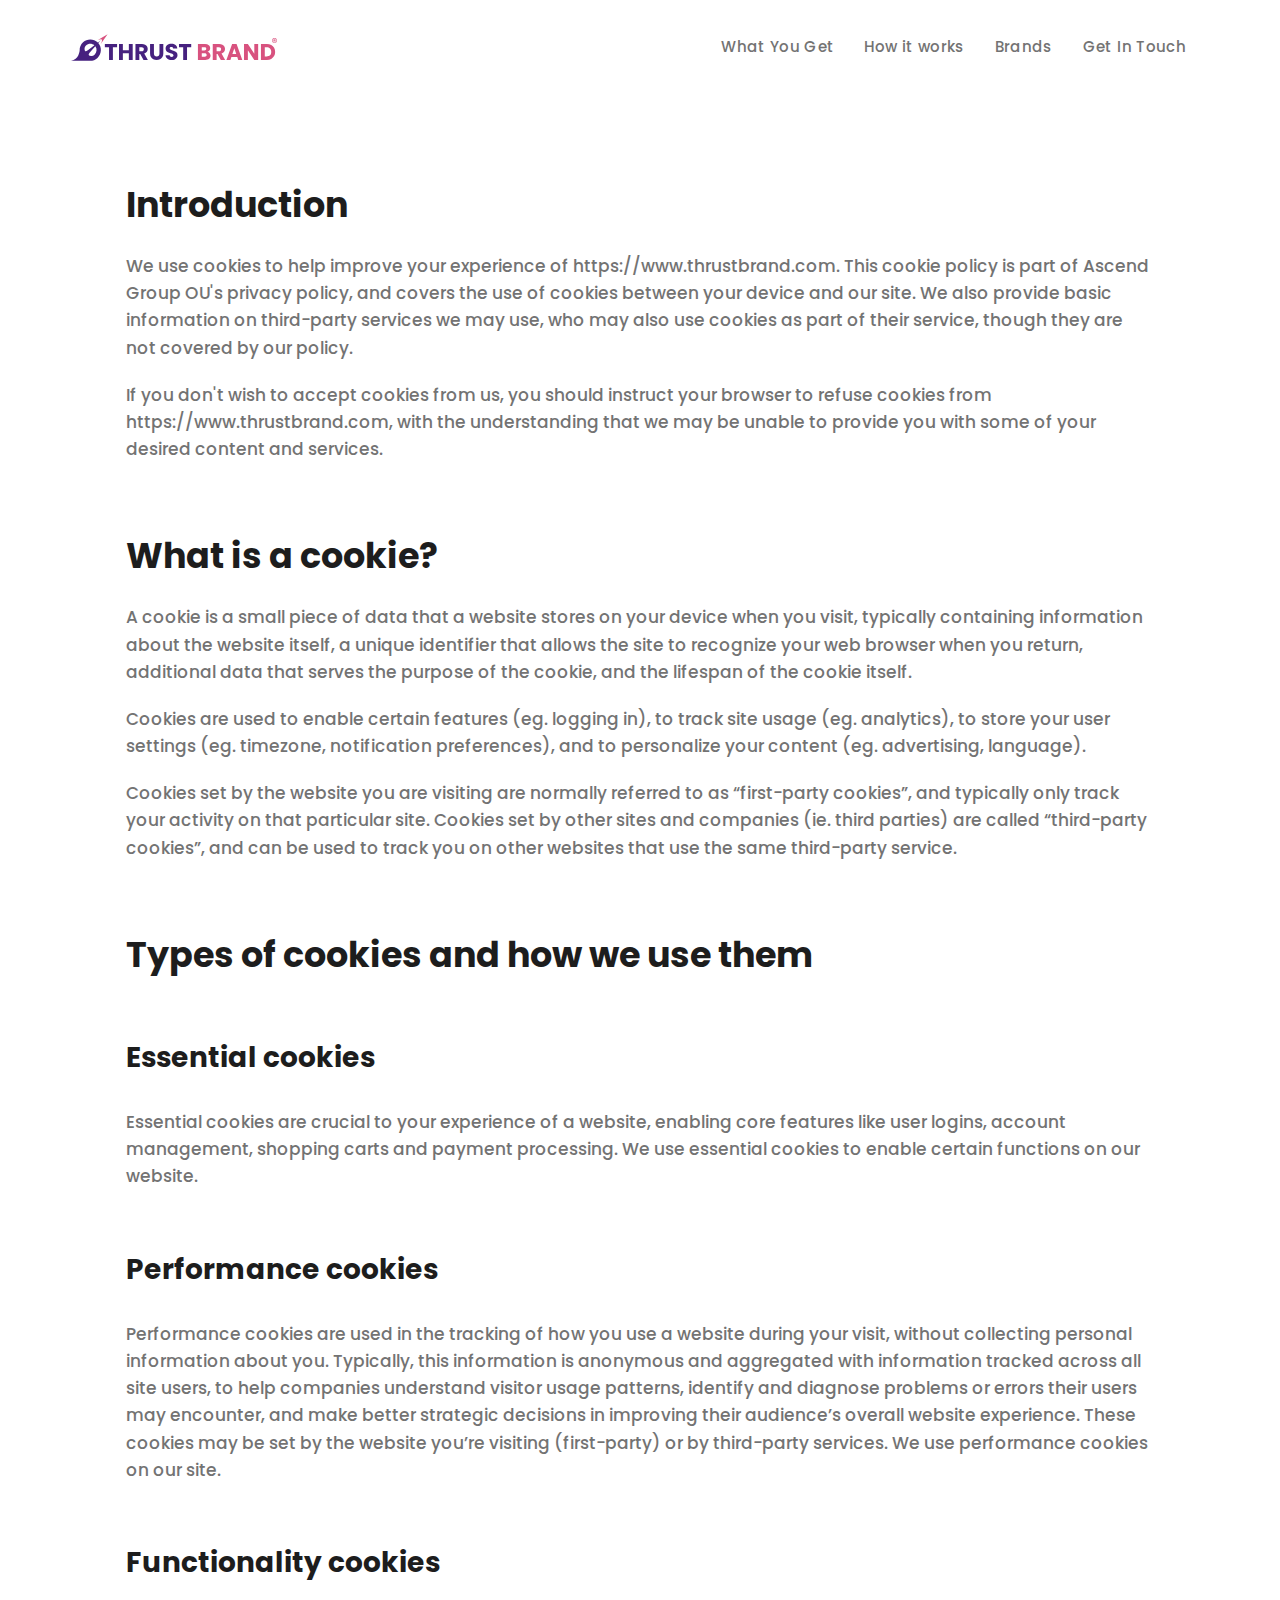
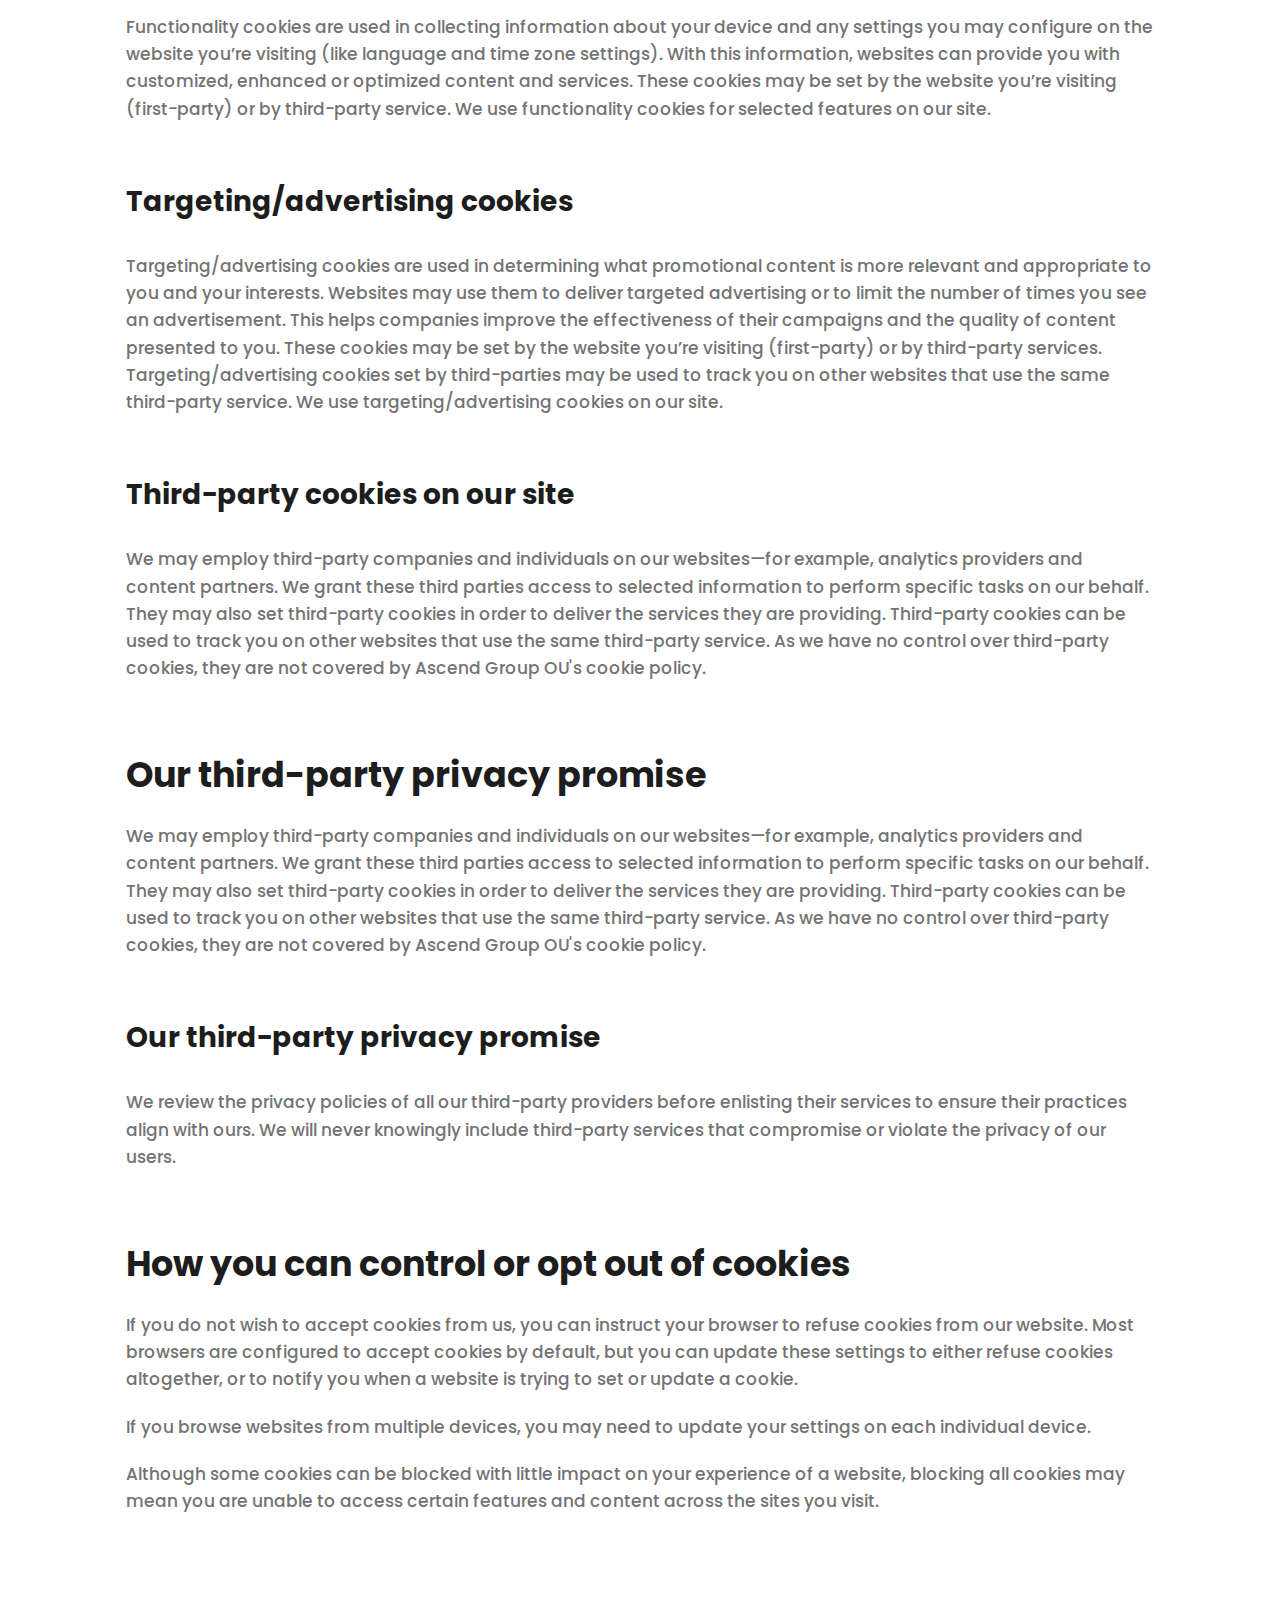
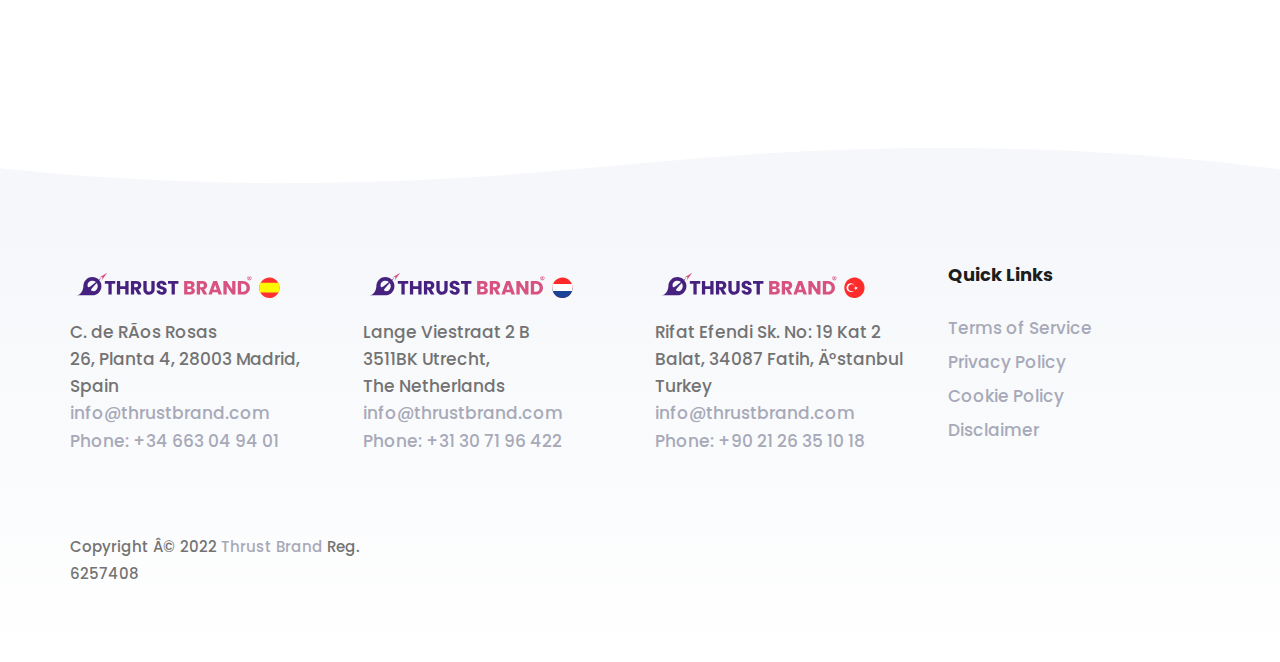
<file: cookie-policy.html>
<!DOCTYPE html>
<html lang="en">
<head>

<style>
html {
  scroll-behavior: smooth;
}
</style>  
<link rel="preload" as="style" onload="this.rel = 'stylesheet'" href='https://fonts.googleapis.com/css?family=Poppins:400,500,600,700&amp;display=swap'>
<noscript>
    <link
      rel="stylesheet"
      href='https://fonts.googleapis.com/css?family=Poppins:400,500,600,700&amp;display=swap'>
  </noscript>
<link rel="stylesheet" href="assets/css/vendors_theme_mobile.css" />
<link rel="stylesheet" href="assets/css/home2b9a2.css?t=534398450" />
<link rel="stylesheet" href='ajax/libs/font-awesome/5.15.2/css/all.min.css'>
<noscript>
    <link
      rel="stylesheet"
      href='/ajax/libs/font-awesome/5.15.2/css/all.min.css'
      integrity="sha512-HK5fgLBL+xu6dm/Ii3z4xhlSUyZgTT9tuc/hSrtw6uzJOvgRr2a9jyxxT1ely+B+xFAmJKVSTbpM/CuL7qxO8w==" 
      crossorigin="anonymous" >
  </noscript>

<script async src="theme/ave/assets/vendors/modernizr.min.js"></script>
<script async src="assets/js/brandpush-cookies71de.js?v=34"></script>
<script async src="assets/vendors/instant-page/instant-page-5-1-0.min.js" type="module"></script>

</head>
<body data-mobile-nav-trigger-alignment="right" data-mobile-nav-align="left" data-mobile-nav-style="minimal" data-mobile-nav-shceme="gray" data-mobile-header-scheme="gray" data-mobile-nav-breakpoint="1199">
<main id="content" class="content" style="background-image: none !important;">
    
<div id="wrap">
  <header class="main-header main-header-overlay">
    <div class="mainbar-wrap">
      <div class="megamenu-hover-bg"></div>

      <div class="container mainbar-container pl-0 pr-0 ">
        <div class="mainbar">
          <div class="row mainbar-row align-items-lg-stretch px-4">
            <div class="col pl-0">
              <div class="navbar-header">
                <a class="navbar-brand" href="https://thrustbrand.com/" rel="home">
                  <span class="navbar-brand-inner">
                    <img class="logo-dark"
                      src="assets/image/ThrustBrand-Logo-340x54-2.svg"
                      alt="Thrust Brand - Press Release Distribution" width="250px" height="39px">
                    <img class="logo-sticky"
                      src="assets/image/ThrustBrand-Logo-340x54-2.svg"
                      alt="Thrust Brand - Get published on major premium brands" width="250px" height="39px">
                    <img class="mobile-logo-default"
                      src="assets/image/ThrustBrand-Logo-340x54-2.svg"
                      alt="Thrust Brand - Publish a press release" width="250px" height="39px">
                    <img class="logo-default"
                      src="assets/image/ThrustBrand-Logo-340x54-2.svg"
                      alt="Thrust Brand - Get featured on major premium brands" width="250px" height="39px">
                  </span>
                </a>
                <button type="button" class="navbar-toggle collapsed nav-trigger style-mobile" data-toggle="collapse"
                  data-target="#main-header-collapse" aria-expanded="false"
                  data-changeclassnames="{ &quot;html&quot;: &quot;mobile-nav-activated overflow-hidden&quot; }">
                  <span class="sr-only">Toggle navigation</span>
                  <span class="bars">
                    <span class="bar"></span>
                    <span class="bar"></span>
                    <span class="bar"></span>
                  </span>
                </button>
              </div>

            </div>

            <div class="col text-right">
              <div class="collapse navbar-collapse" id="main-header-collapse" aria-expanded="false" role="tablist">
                <ul class="main-nav main-nav-hover-underline-1 nav align-items-lg-stretch justify-content-lg-end">
                  <li>
                    <a href="https://thrustbrand.com/#benefits" data-localscroll="true">
                      <span class="link-icon"></span>
                      <span class="link-txt">
                        <span class="link-ext"></span>
                        <span class="txt font-size-15">What You Get</span>
                      </span>
                    </a>
                  </li>
                  <li>
                    <a href="https://thrustbrand.com/#how-it-works" data-localscroll="true">
                      <span class="link-icon"></span>
                      <span class="link-txt">
                        <span class="link-ext"></span>
                        <span class="txt font-size-15">How it works</span>
                      </span>
                    </a>
                  </li>
                  <li>
                    <a href="https://thrustbrand.com/#news_sites" data-localscroll="true">
                      <span class="link-icon"></span>
                      <span class="link-txt">
                        <span class="link-ext"></span>
                        <span class="txt font-size-15">Brands</span>
                      </span>
                    </a>
                  </li>

                  <li>
                    <a href="https://thrustbrand.com/#contact-us" data-localscroll="true">
                      <span class="link-icon"></span>
                      <span class="link-txt">
                        <span class="link-ext"></span>
                        <span class="txt font-size-15">Get In Touch</span>
                      </span>
                    </a>
                  </li>
                </ul>

              </div>

            </div>

          </div>

        </div>

      </div>

    </div>

  </header>
<section class="vc_row pt-0 pb-9 mb-4" id="contact-us">
        <div class="container">
          <!-- here -->
        <div class="px-2 py-5" style="margin-top:100px;">
        <div class="px-5 py-4">
            <h1 class="py-2">Introduction</h1>
            <p class="my-1 py-2">
                We use cookies to help improve your experience of https://www.thrustbrand.com. This cookie policy is part of Ascend Group OU's privacy policy, and covers the use of cookies between your device and our site. We also provide basic information on third-party services we may use, who may also use cookies as part of their service, though they are not covered by our policy.
            </p>
            <p class="my-1 py-2">
                If you don't wish to accept cookies from us, you should instruct your browser to refuse cookies from https://www.thrustbrand.com, with the understanding that we may be unable to provide you with some of your desired content and services.
            </p>
        </div>
        <div class="px-5 py-4">
            <h1 class="py-2">What is a cookie?</h1>
            <p class="my-1 py-2">
                A cookie is a small piece of data that a website stores on your device when you visit, typically containing information about the website itself, a unique identifier that allows the site to recognize your web browser when you return, additional data that serves the purpose of the cookie, and the lifespan of the cookie itself.
            </p>
            <p class="my-1 py-2">
                Cookies are used to enable certain features (eg. logging in), to track site usage (eg. analytics), to store your user settings (eg. timezone, notification preferences), and to personalize your content (eg. advertising, language).
            </p>
            <p class="my-1 py-2">
                Cookies set by the website you are visiting are normally referred to as “first-party cookies”, and typically only track your activity on that particular site. Cookies set by other sites and companies (ie. third parties) are called “third-party cookies”, and can be used to track you on other websites that use the same third-party service.
            </p>
        </div>
        <div class="px-5 py-4">
            <h1 class="py-2">Types of cookies and how we use them</h1>
            <h3 class="py-3">Essential cookies</h3>
            <p class="my-1 py-2">
                Essential cookies are crucial to your experience of a website, enabling core features like user logins, account management, shopping carts and payment processing. We use essential cookies to enable certain functions on our website.
            </p>
            <h3 class="py-3">Performance cookies</h3>
            <p class="my-1 py-2">
                Performance cookies are used in the tracking of how you use a website during your visit, without collecting personal information about you. Typically, this information is anonymous and aggregated with information tracked across all site users, to help companies understand visitor usage patterns, identify and diagnose problems or errors their users may encounter, and make better strategic decisions in improving their audience’s overall website experience. These cookies may be set by the website you’re visiting (first-party) or by third-party services. We use performance cookies on our site.
            </p>
            <h3 class="py-3">Functionality cookies</h3>
            <p class="my-1 py-2">
                Functionality cookies are used in collecting information about your device and any settings you may configure on the website you’re visiting (like language and time zone settings). With this information, websites can provide you with customized, enhanced or optimized content and services. These cookies may be set by the website you’re visiting (first-party) or by third-party service. We use functionality cookies for selected features on our site.
            </p>
            <h3 class="py-3">Targeting/advertising cookies</h3>
            <p class="my-1 py-2">
                Targeting/advertising cookies are used in determining what promotional content is more relevant and appropriate to you and your interests. Websites may use them to deliver targeted advertising or to limit the number of times you see an advertisement. This helps companies improve the effectiveness of their campaigns and the quality of content presented to you. These cookies may be set by the website you’re visiting (first-party) or by third-party services. Targeting/advertising cookies set by third-parties may be used to track you on other websites that use the same third-party service. We use targeting/advertising cookies on our site.
            </p>
            <h3 class="py-3">Third-party cookies on our site</h3>
            <p class="my-1 py-2">
                We may employ third-party companies and individuals on our websites—for example, analytics providers and content partners. We grant these third parties access to selected information to perform specific tasks on our behalf. They may also set third-party cookies in order to deliver the services they are providing. Third-party cookies can be used to track you on other websites that use the same third-party service. As we have no control over third-party cookies, they are not covered by Ascend Group OU's cookie policy.
            </p>
        </div>
        <div class="px-5 py-4">
            <h1 class="py-2">Our third-party privacy promise</h1>
            <p class="my-1 py-2">
                We may employ third-party companies and individuals on our websites—for example, analytics providers and content partners. We grant these third parties access to selected information to perform specific tasks on our behalf. They may also set third-party cookies in order to deliver the services they are providing. Third-party cookies can be used to track you on other websites that use the same third-party service. As we have no control over third-party cookies, they are not covered by Ascend Group OU's cookie policy.
            </p>
            <h3 class="py-3">Our third-party privacy promise</h3>
            <p class="my-1 py-2">
                We review the privacy policies of all our third-party providers before enlisting their services to ensure their practices align with ours. We will never knowingly include third-party services that compromise or violate the privacy of our users.
            </p>
        </div>
        <div class="px-5 py-4">
            <h1 class="py-2">How you can control or opt out of cookies</h1>
            <p class="my-1 py-2">
                If you do not wish to accept cookies from us, you can instruct your browser to refuse cookies from our website. Most browsers are configured to accept cookies by default, but you can update these settings to either refuse cookies altogether, or to notify you when a website is trying to set or update a cookie.
            </p>
            <p class="my-1 py-2">
                If you browse websites from multiple devices, you may need to update your settings on each individual device.
            </p>
            <p class="my-1 py-2">
                Although some cookies can be blocked with little impact on your experience of a website, blocking all cookies may mean you are unable to access certain features and content across the sites you visit.
            </p>
        </div>
    </div>
         
          
         <!-- To here --> 
        </div>
      </section>
<footer class="main-footer pb-40 pt-120">

      <section class="pt-0">
        <div class="custom-shape-divider-top-1621081063">
          <svg data-name="Layer 1" xmlns="http://www.w3.org/2000/svg" viewBox="0 0 1200 120" preserveAspectRatio="none">
            <path
              d="M985.66,92.83C906.67,72,823.78,31,743.84,14.19c-82.26-17.34-168.06-16.33-250.45.39-57.84,11.73-114,31.07-172,41.86A600.21,600.21,0,0,1,0,27.35V120H1200V95.8C1132.19,118.92,1055.71,111.31,985.66,92.83Z"
              class="shape-fill"></path>
          </svg>
        </div>

        <div class="container">
          <div class="row">

            <div class="lqd-column col-md-3 col-sm-12">

              <a href="https://www.thrustbrand.com/">
                <img class="logo-default mt-30 mb-20"
                  src="assets/image/ThrustBrand-Logo-340x54 Spain-02.svg"
                  alt="Thrust Brand">
              </a>
              <!--googleoff: index-->
              <p>
                C. de RÃ­os Rosas<br>
                26, Planta 4, 28003 Madrid,<br> Spain<br>
                <a href="mailto:info@thrustbrand.com" class="intercom-button">info@thrustbrand.com</a><br> <a href="tel:+34663049401" class="intercom-button">Phone: +34 663 04 94 01</a>
                <br>




              </p>
              <!--googleon: index -->

            </div><!-- /.col-md-3 col-sm-6 -->
            <div class="lqd-column col-md-3 col-sm-12">

              <a href="https://www.thrustbrand.com/">
                <img class="logo-default mt-30 mb-20"
                  src="assets/image/ThrustBrand-Logo-340x54 Netherlands-02.svg"
                  alt="Thrust Brand">
              </a>
              <!--googleoff: index-->
              <p>
                Lange Viestraat 2 B<br>
                3511BK Utrecht,<br>The Netherlands<br>
                <a href="mailto:info@thrustbrand.com" class="intercom-button">info@thrustbrand.com</a><br><a href="tel:+31307196422" class="intercom-button">Phone: +31 30 71 96 422</a>
                <br>




              </p>
              <!--googleon: index -->

            </div><!-- /.col-md-3 col-sm-6 -->

            <div class="lqd-column col-md-3 col-sm-12">

              <a href="https://www.thrustbrand.com/">
                <img class="logo-default mt-30 mb-20"
                  src="assets/image/ThrustBrand-Logo-340x54 Turkey-02.svg"
                  alt="Thrust Brand">
              </a>
              <!--googleoff: index-->
              <p>
                Rifat Efendi Sk. No: 19 Kat 2<br>
                Balat, 34087 Fatih, Ä°stanbul<br>Turkey<br>
                <a href="mailto:info@thrustbrand.com" class="intercom-button">info@thrustbrand.com</a><br> <a href="tel:+902126351018" class="intercom-button">Phone: +90 21 26 35 10 18</a>
                <br>




              </p>
              <!--googleon: index -->

            </div><!-- /.col-md-3 col-sm-6 -->

            


            <div class="lqd-column col-md-2 col-xs-6 mb-3">

              <h3 class="widget-title">Quick Links</h3>
              <ul class="lqd-custom-menu reset-ul  lh-2">
                <li><a href="https://thrustbrand.com/tos.html" data-localscroll="true">Terms of Service</a></li>
                <li><a href="https://thrustbrand.com/privacy-policy.html" data-localscroll="true">Privacy Policy</a>
                </li>
                <li><a href="https://thrustbrand.com/cookie-policy.html" data-localscroll="true">Cookie Policy</a></li>
                <li><a href="https://thrustbrand.com/tos.html" data-localscroll="true">Disclaimer</a></li>
              </ul>

            </div><!-- /.col-md-3 col-sm-6 -->





          </div><!-- /.row -->
        </div><!-- /.container -->

      </section>

      <section class="bt-fade-white-015 pt-35 pb-35 mt-20">
        <div class="container">
          <div class="row">
            <div class="lqd-column col-md-4">
              <span style="font-size: 15px;">Copyright Â© 2022 <a href="https://thrustbrand">Thrust Brand</a> Reg. 6257408
              </span>

            </div>

          </div>
        </div>
      </section>


    </footer><!-- /.main-footer -->

  </div>
  <!-- /#wrap -->

</body>
</html>
</file>
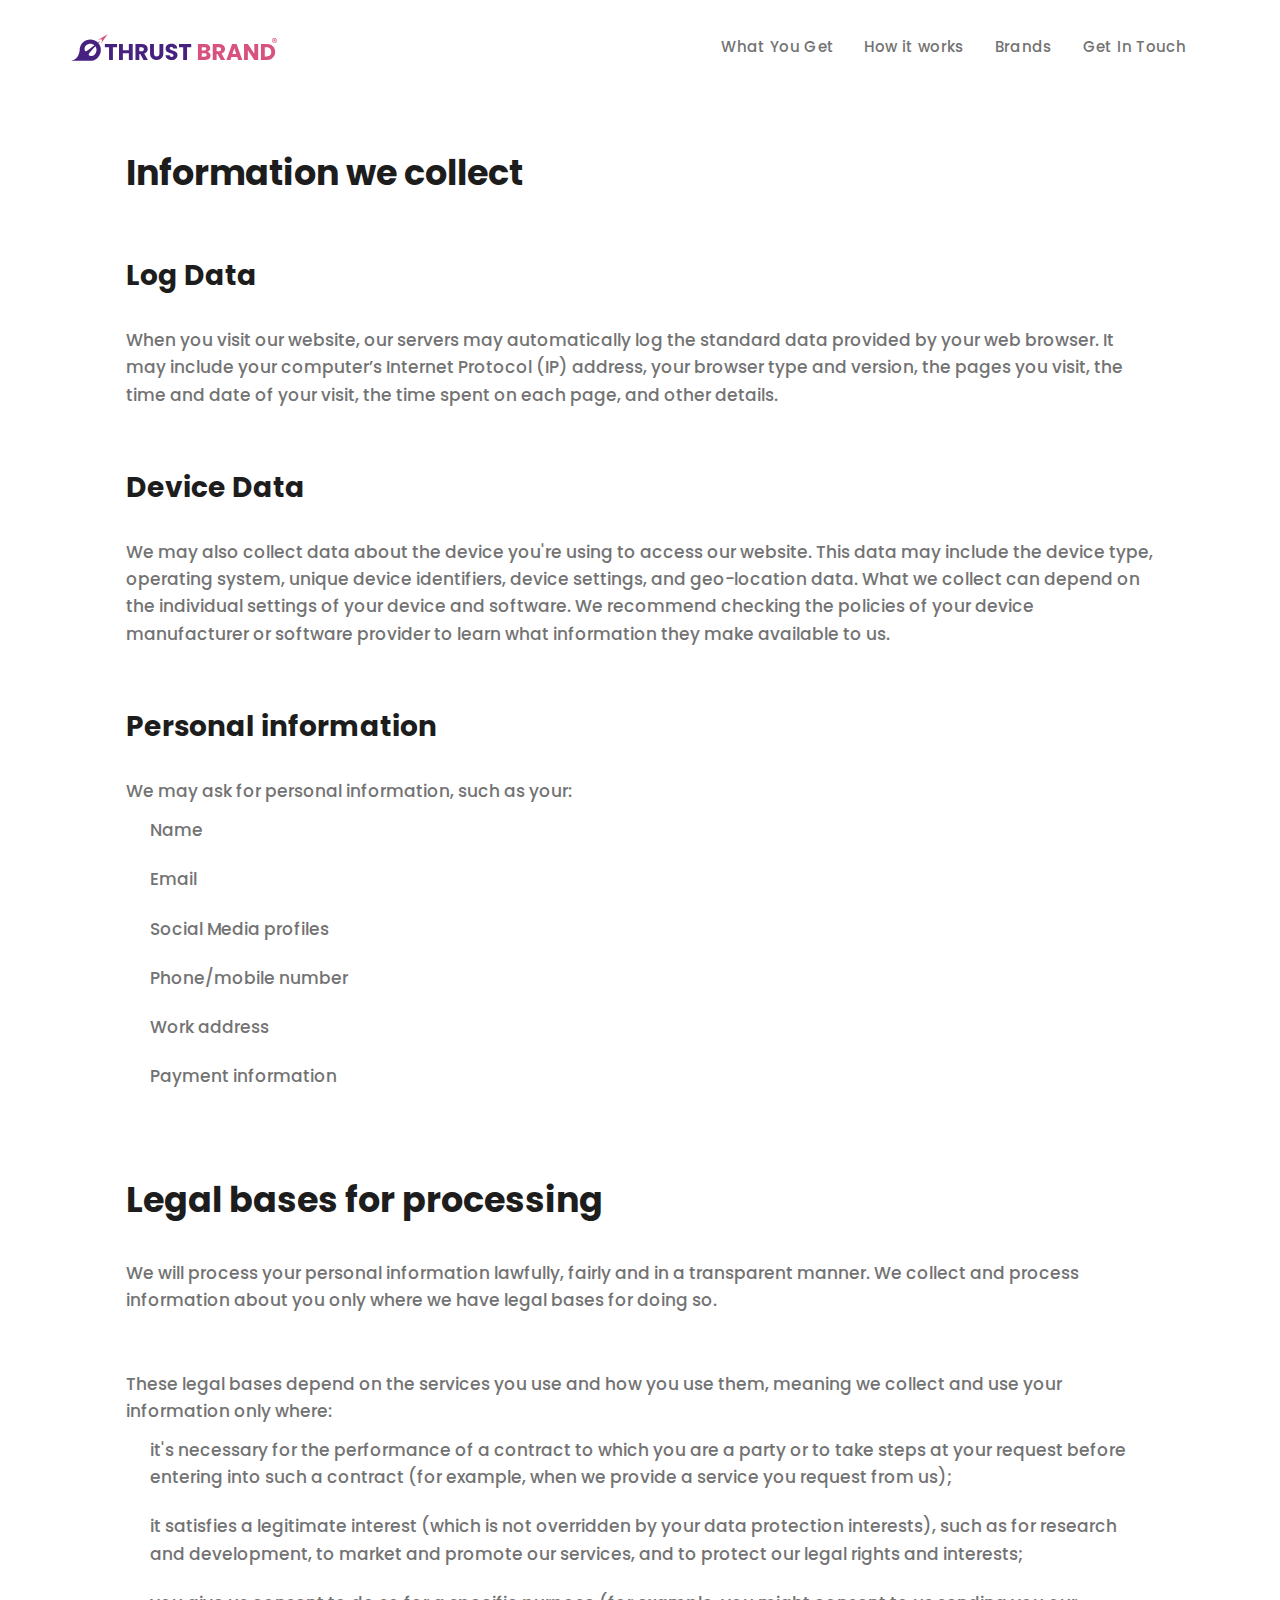
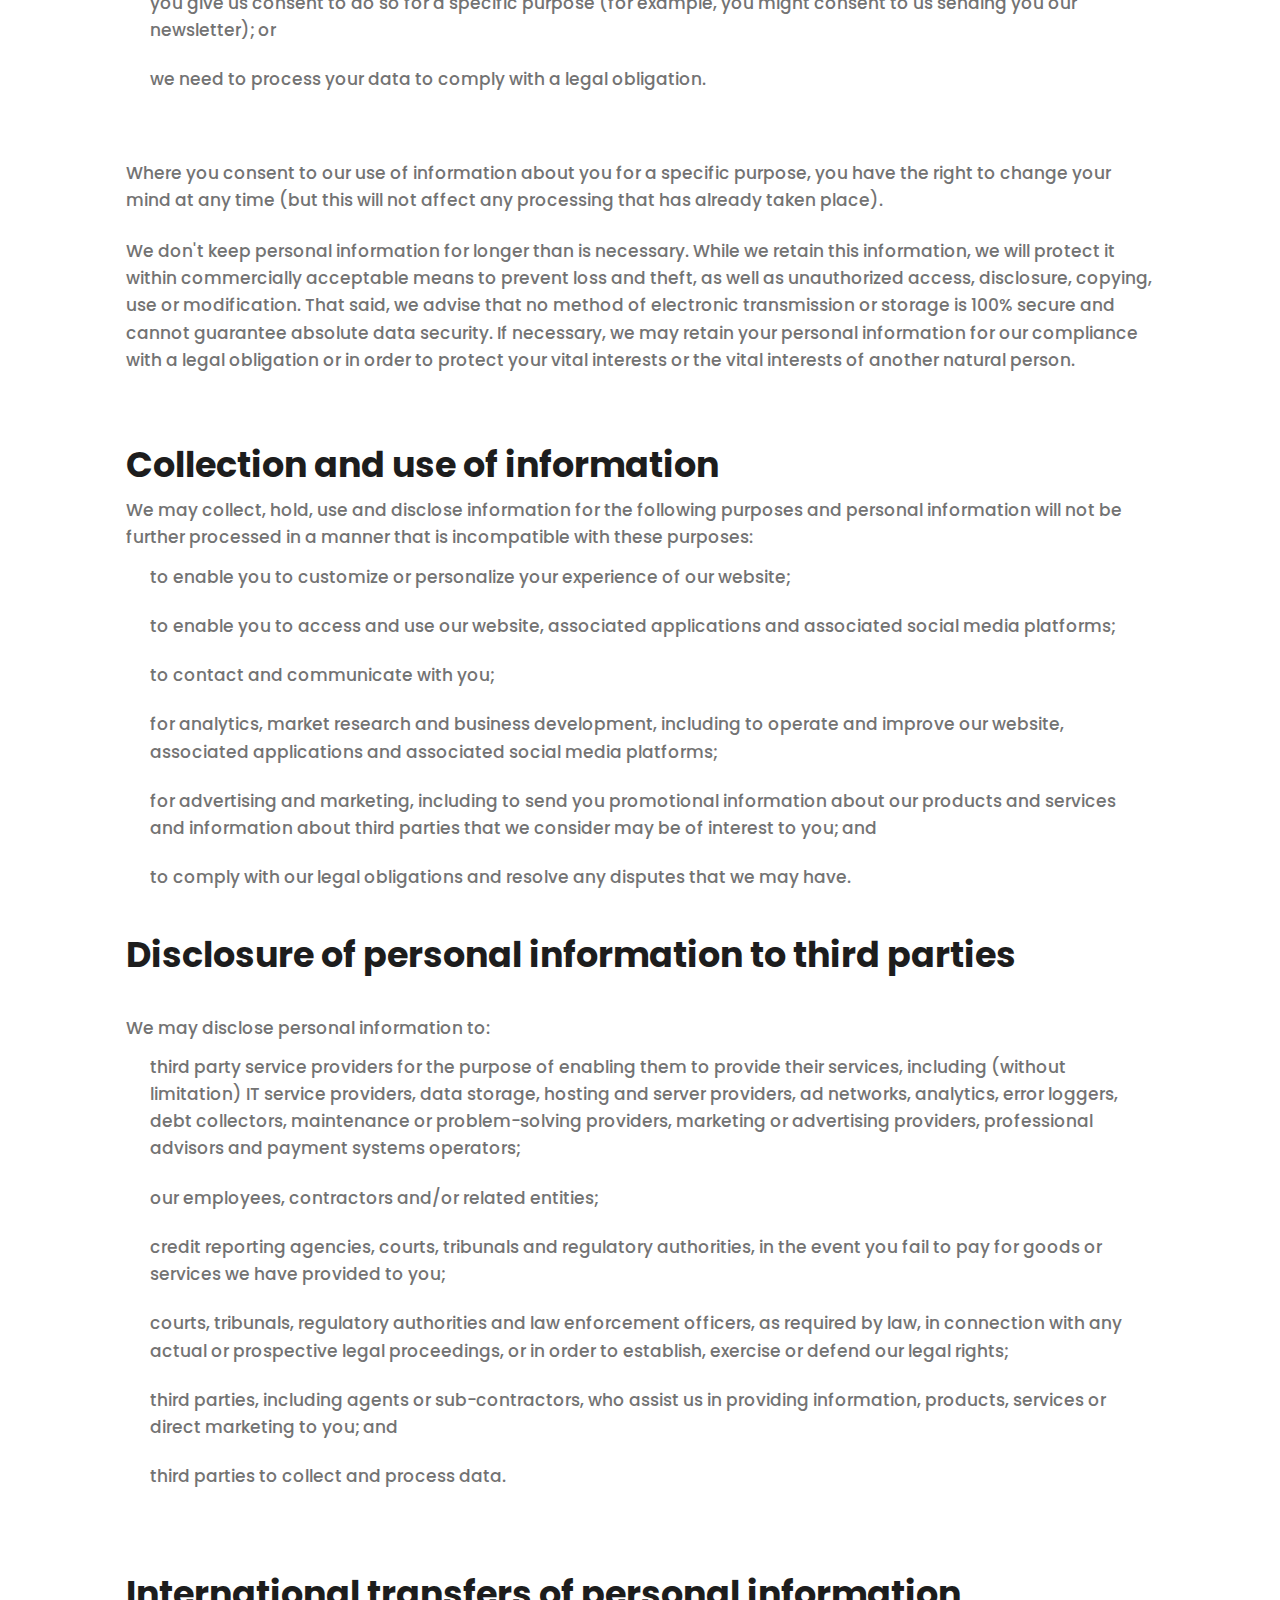
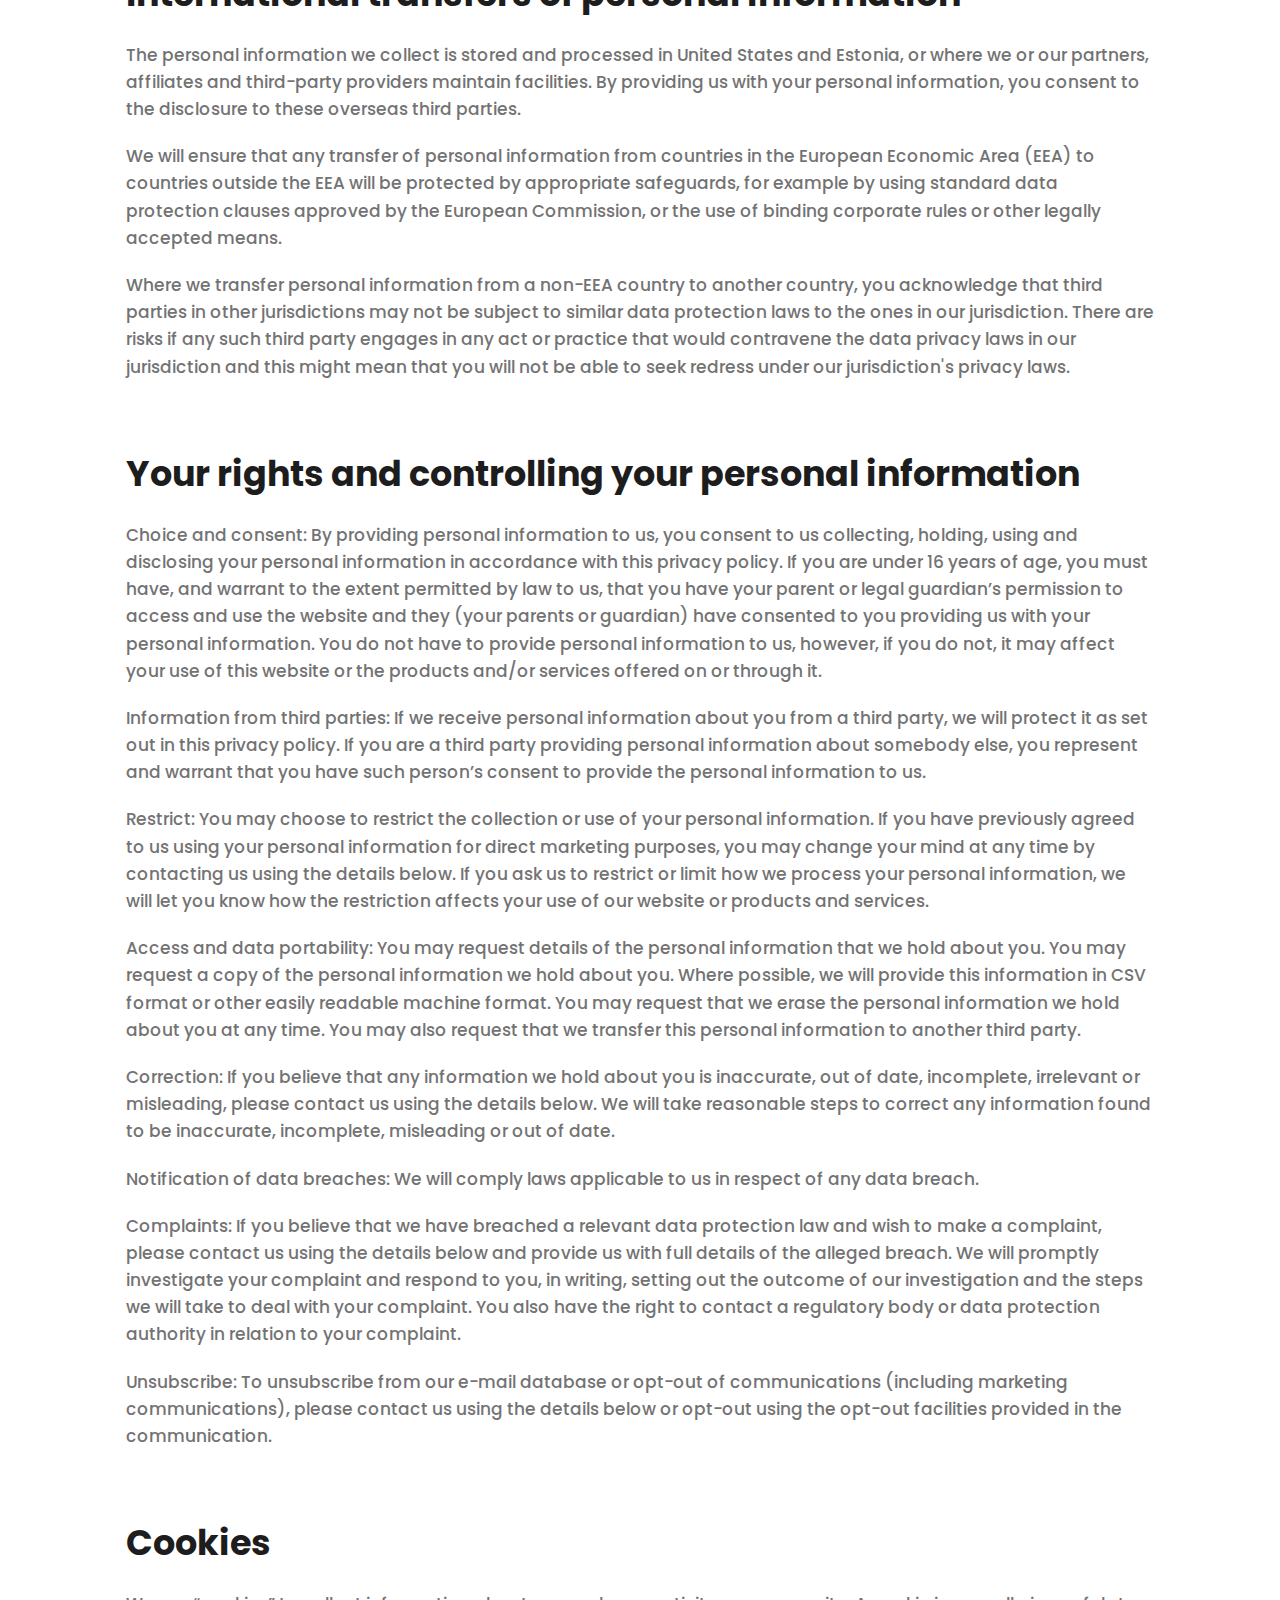
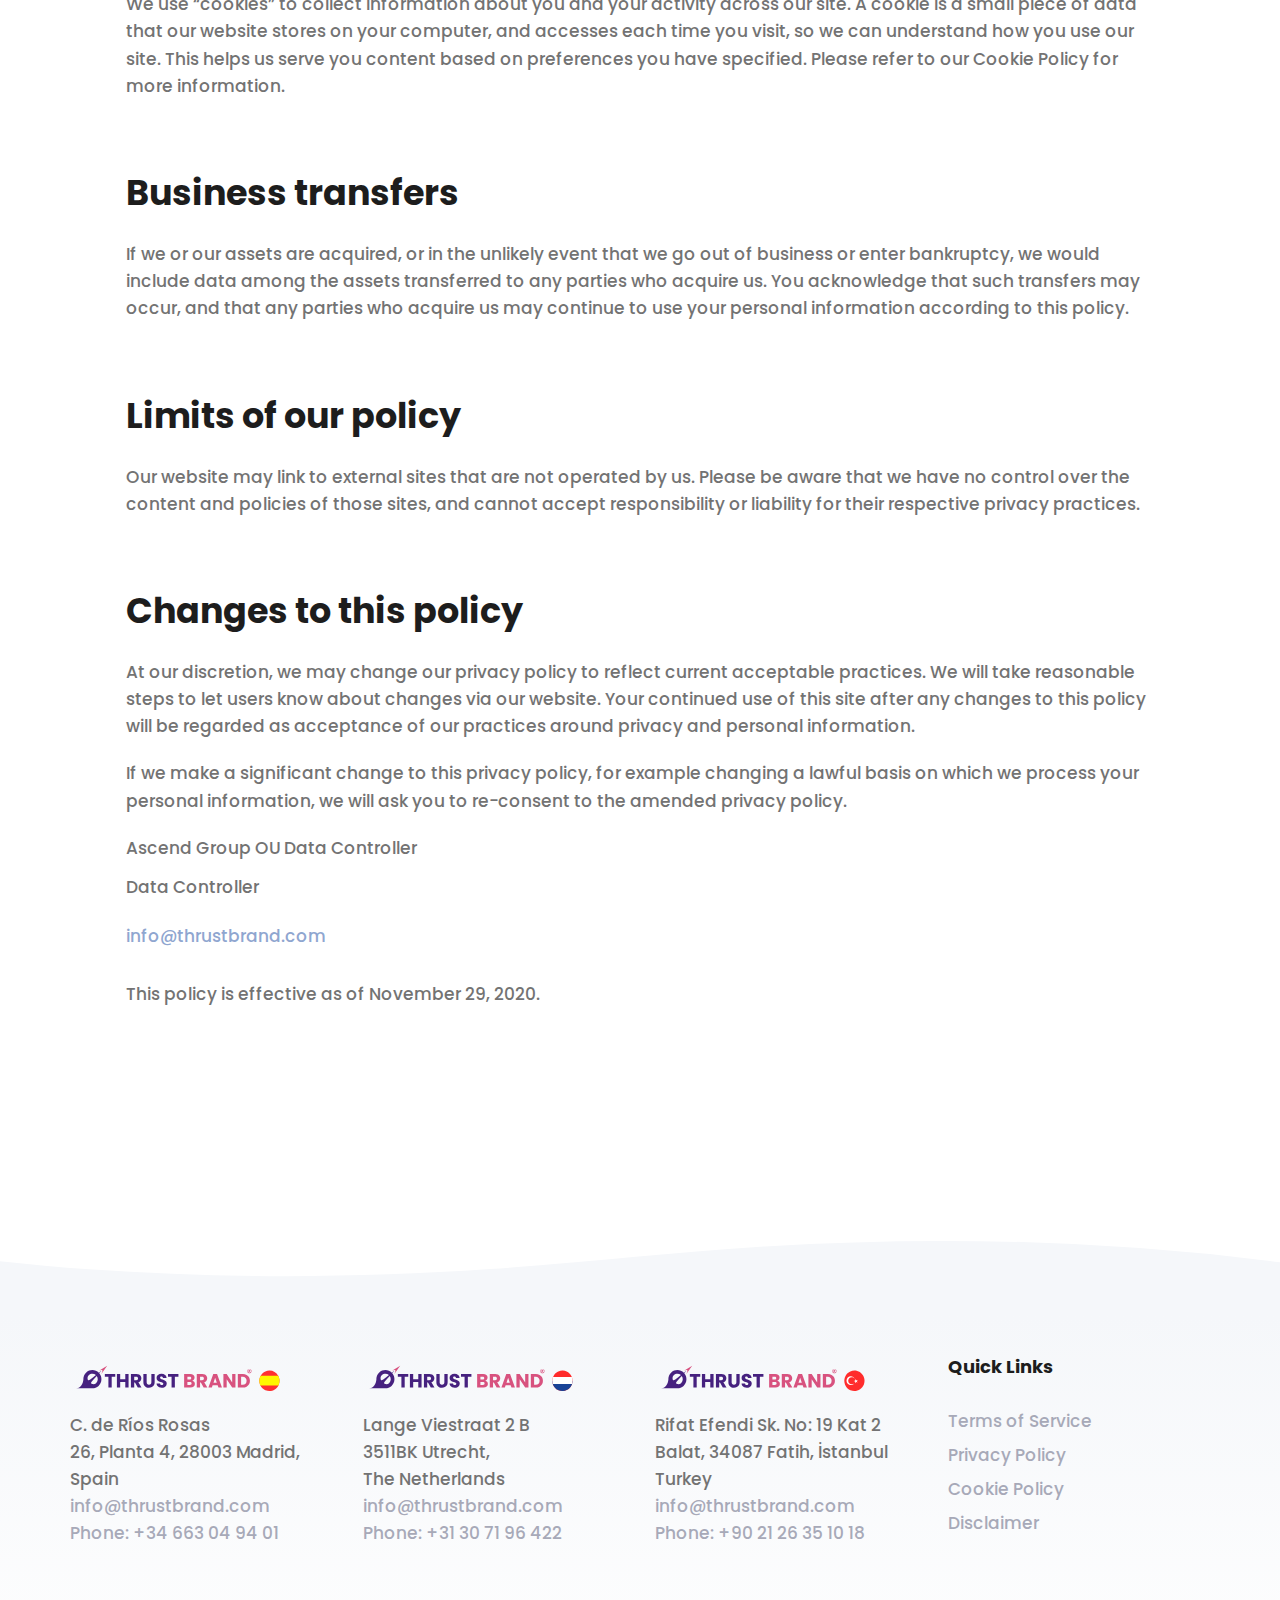
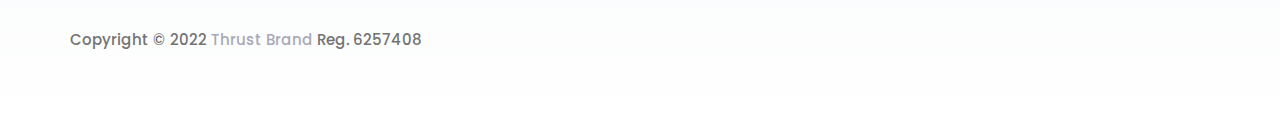
<file: privacy-policy.html>
<!DOCTYPE html>
<html lang="en">
<head>

<style>
.html{
  scroll-behavior: smooth;
h1#px-5{
font-size:35px !important; 
    
}  
}
</style>  
<link rel="preload" as="style" onload="this.rel = 'stylesheet'" href='https://fonts.googleapis.com/css?family=Poppins:400,500,600,700&amp;display=swap'>
<noscript>
    <link
      rel="stylesheet"
      href='https://fonts.googleapis.com/css?family=Poppins:400,500,600,700&amp;display=swap'>
  </noscript>
<link rel="stylesheet" href="assets/css/vendors_theme_mobile.css" />
<link rel="stylesheet" href="assets/css/home2b9a2.css?t=534398450" />
<link rel="stylesheet" href='ajax/libs/font-awesome/5.15.2/css/all.min.css'>
<noscript>
    <link
      rel="stylesheet"
      href='/ajax/libs/font-awesome/5.15.2/css/all.min.css'
      integrity="sha512-HK5fgLBL+xu6dm/Ii3z4xhlSUyZgTT9tuc/hSrtw6uzJOvgRr2a9jyxxT1ely+B+xFAmJKVSTbpM/CuL7qxO8w==" 
      crossorigin="anonymous" >
  </noscript>

<script async src="theme/ave/assets/vendors/modernizr.min.js"></script>
<script async src="assets/js/brandpush-cookies71de.js?v=34"></script>
<script async src="assets/vendors/instant-page/instant-page-5-1-0.min.js" type="module"></script>

</head>
<body data-mobile-nav-trigger-alignment="right" data-mobile-nav-align="left" data-mobile-nav-style="minimal" data-mobile-nav-shceme="gray" data-mobile-header-scheme="gray" data-mobile-nav-breakpoint="1199">
<main id="content" class="content" style="background-image: none !important;">
    
<div id="wrap">
  <header class="main-header main-header-overlay">
    <div class="mainbar-wrap">
      <div class="megamenu-hover-bg"></div>

      <div class="container mainbar-container pl-0 pr-0 ">
        <div class="mainbar">
          <div class="row mainbar-row align-items-lg-stretch px-4">
            <div class="col pl-0">
              <div class="navbar-header">
                <a class="navbar-brand" href="https://thrustbrand.com/" rel="home">
                  <span class="navbar-brand-inner">
                    <img class="logo-dark"
                      src="assets/image/ThrustBrand-Logo-340x54-2.svg"
                      alt="Thrust Brand - Press Release Distribution" width="250px" height="39px">
                    <img class="logo-sticky"
                      src="assets/image/ThrustBrand-Logo-340x54-2.svg"
                      alt="Thrust Brand - Get published on major premium brands" width="250px" height="39px">
                    <img class="mobile-logo-default"
                      src="assets/image/ThrustBrand-Logo-340x54-2.svg"
                      alt="Thrust Brand - Publish a press release" width="250px" height="39px">
                    <img class="logo-default"
                      src="assets/image/ThrustBrand-Logo-340x54-2.svg"
                      alt="Thrust Brand - Get featured on major premium brands" width="250px" height="39px">
                  </span>
                </a>
                <button type="button" class="navbar-toggle collapsed nav-trigger style-mobile" data-toggle="collapse"
                  data-target="#main-header-collapse" aria-expanded="false"
                  data-changeclassnames="{ &quot;html&quot;: &quot;mobile-nav-activated overflow-hidden&quot; }">
                  <span class="sr-only">Toggle navigation</span>
                  <span class="bars">
                    <span class="bar"></span>
                    <span class="bar"></span>
                    <span class="bar"></span>
                  </span>
                </button>
              </div>

            </div>

            <div class="col text-right">
              <div class="collapse navbar-collapse" id="main-header-collapse" aria-expanded="false" role="tablist">
                <ul class="main-nav main-nav-hover-underline-1 nav align-items-lg-stretch justify-content-lg-end">
                  <li>
                    <a href="https://thrustbrand.com/#benefits" data-localscroll="true">
                      <span class="link-icon"></span>
                      <span class="link-txt">
                        <span class="link-ext"></span>
                        <span class="txt font-size-15">What You Get</span>
                      </span>
                    </a>
                  </li>
                  <li>
                    <a href="https://thrustbrand.com/#how-it-works" data-localscroll="true">
                      <span class="link-icon"></span>
                      <span class="link-txt">
                        <span class="link-ext"></span>
                        <span class="txt font-size-15">How it works</span>
                      </span>
                    </a>
                  </li>
                  <li>
                    <a href="https://thrustbrand.com/#news_sites" data-localscroll="true">
                      <span class="link-icon"></span>
                      <span class="link-txt">
                        <span class="link-ext"></span>
                        <span class="txt font-size-15">Brands</span>
                      </span>
                    </a>
                  </li>

                  <li>
                    <a href="https://thrustbrand.com/#contact-us" data-localscroll="true">
                      <span class="link-icon"></span>
                      <span class="link-txt">
                        <span class="link-ext"></span>
                        <span class="txt font-size-15">Get In Touch</span>
                      </span>
                    </a>
                  </li>
                </ul>

              </div>

            </div>

          </div>

        </div>

      </div>

    </div>

  </header>
<section class="vc_row pt-0 pb-9 mb-4" id="contact-us">
        <div class="container">
          <!-- here -->
     <div class="px-2 py-5" style="margin-top:100px;">
        <h1 class="px-5">Information we collect</h1>
        <h3 class="px-5 py-4">Log Data</h3>
        <div class="px-5">
            <p class="my-1">
                When you visit our website, our servers may automatically log the standard data provided by your web browser. It may include your computer’s Internet Protocol (IP) address, your browser type and version, the pages you visit, the time and date of your visit, the time spent on each page, and other details.
            </p>
        </div>
        <h3 class="px-5 py-4">Device Data</h3>
        <div class="px-5">
            <p class="my-1">
                We may also collect data about the device you're using to access our website. This data may include the device type, operating system, unique device identifiers, device settings, and geo-location data. What we collect can depend on the individual settings of your device and software. We recommend checking the policies of your device manufacturer or software provider to learn what information they make available to us.            
            </p>
        </div>
        <h3 class="px-5 py-4">Personal information</h3>
        <div class="px-5">
            <p class="my-1">
                We may ask for personal information, such as your:
            </p>
            <div class="px-4 py-2">
                <p class="py-0"><i class="bi bi-dot"></i>Name</p>
                <p class="py-0"><i class="bi bi-dot"></i>Email</p>
                <p class="py-0"><i class="bi bi-dot"></i>Social Media profiles</p>
                <p class="py-0"><i class="bi bi-dot"></i>Phone/mobile number</p>
                <p class="py-0"><i class="bi bi-dot"></i>Work address</p>
                <p class="py-0"><i class="bi bi-dot"></i>Payment information</p>
            </div>
        </div>
        <br>
        <br>
        <h1 class="px-5">Legal bases for processing</h1>
        <div class="px-5 py-4">
            <p class="my-1">
                We will process your personal information lawfully, fairly and in a transparent manner. We collect and process information about you only where we have legal bases for doing so.
            </p>
        </div>
        <div class="px-5 py-4">
            <p class="my-1">
                These legal bases depend on the services you use and how you use them, meaning we collect and use your information only where:
            </p>
            <div class="px-4 py-2">
                <p class="py-0"><i class="bi bi-dot"></i>it's necessary for the performance of a contract to which you are a party or to take steps at your request before entering into such a contract (for example, when we provide a service you request from us);</p>
                <p class="py-0"><i class="bi bi-dot"></i>it satisfies a legitimate interest (which is not overridden by your data protection interests), such as for research and development, to market and promote our services, and to protect our legal rights and interests;</p>
                <p class="py-0"><i class="bi bi-dot"></i>you give us consent to do so for a specific purpose (for example, you might consent to us sending you our newsletter); or</p>
                <p class="py-0"><i class="bi bi-dot"></i>we need to process your data to comply with a legal obligation.</p>
            </div>
        </div>
        <div class="px-5 py-2">
            <p class="my-1">
                Where you consent to our use of information about you for a specific purpose, you have the right to change your mind at any time (but this will not affect any processing that has already taken place).
            </p>
        </div>
        <div class="px-5 py-2">
            <p class="my-1">
                We don't keep personal information for longer than is necessary. While we retain this information, we will protect it within commercially acceptable means to prevent loss and theft, as well as unauthorized access, disclosure, copying, use or modification. That said, we advise that no method of electronic transmission or storage is 100% secure and cannot guarantee absolute data security. If necessary, we may retain your personal information for our compliance with a legal obligation or in order to protect your vital interests or the vital interests of another natural person.
            </p>
        </div>
        <br>
        <br>
        <h1 class="px-5">Collection and use of information</h1>
        <div class="px-5">
            <p class="my-1">
                We may collect, hold, use and disclose information for the following purposes and personal information will not be further processed in a manner that is incompatible with these purposes:
            </p>
        
            <div class="px-4 py-2">
                <p class="py-0"><i class="bi bi-dot"></i>to enable you to customize or personalize your experience of our website;</p>
                <p class="py-0"><i class="bi bi-dot"></i>to enable you to access and use our website, associated applications and associated social media platforms;</p>
                <p class="py-0"><i class="bi bi-dot"></i>to contact and communicate with you;</p>
                <p class="py-0"><i class="bi bi-dot"></i>for analytics, market research and business development, including to operate and improve our website, associated applications and associated social media platforms;</p>
                <p class="py-0"><i class="bi bi-dot"></i>for advertising and marketing, including to send you promotional information about our products and services and information about third parties that we consider may be of interest to you; and</p>
                <p class="py-0"><i class="bi bi-dot"></i>to comply with our legal obligations and resolve any disputes that we may have.</p>
            </div>
        </div>
        <h1 class="px-5 py-2">Disclosure of personal information to third parties</h1>
        <div class="px-5 py-3">
            <p class="my-1">
                We may disclose personal information to:
            </p>
        
            <div class="px-4 py-2">
                <p class="py-0"><i class="bi bi-dot"></i>third party service providers for the purpose of enabling them to provide their services, including (without limitation) IT service providers, data storage, hosting and server providers, ad networks, analytics, error loggers, debt collectors, maintenance or problem-solving providers, marketing or advertising providers, professional advisors and payment systems operators;</p>
                <p class="py-0"><i class="bi bi-dot"></i>our employees, contractors and/or related entities;</p>
                <p class="py-0"><i class="bi bi-dot"></i>credit reporting agencies, courts, tribunals and regulatory authorities, in the event you fail to pay for goods or services we have provided to you;</p>
                <p class="py-0"><i class="bi bi-dot"></i>courts, tribunals, regulatory authorities and law enforcement officers, as required by law, in connection with any actual or prospective legal proceedings, or in order to establish, exercise or defend our legal rights;</p>
                <p class="py-0"><i class="bi bi-dot"></i>third parties, including agents or sub-contractors, who assist us in providing information, products, services or direct marketing to you; and</p>
                <p class="py-0"><i class="bi bi-dot"></i>third parties to collect and process data.</p>
            </div>
        </div>

        <div class="px-5 py-4">
            <h1 class="py-2">International transfers of personal information</h1>
            <p class="my-1 py-2">
                The personal information we collect is stored and processed in United States and Estonia, or where we or our partners, affiliates and third-party providers maintain facilities. By providing us with your personal information, you consent to the disclosure to these overseas third parties.            
            </p>
            <p class="my-1 py-2">
                We will ensure that any transfer of personal information from countries in the European Economic Area (EEA) to countries outside the EEA will be protected by appropriate safeguards, for example by using standard data protection clauses approved by the European Commission, or the use of binding corporate rules or other legally accepted means.
            </p>
            <p class="my-1 py-2">
                Where we transfer personal information from a non-EEA country to another country, you acknowledge that third parties in other jurisdictions may not be subject to similar data protection laws to the ones in our jurisdiction. There are risks if any such third party engages in any act or practice that would contravene the data privacy laws in our jurisdiction and this might mean that you will not be able to seek redress under our jurisdiction's privacy laws.
            </p>
        </div>
        <div class="px-5 py-4">
            <h1 class="py-2">Your rights and controlling your personal information</h1>
            <p class="my-1 py-2">
                Choice and consent: By providing personal information to us, you consent to us collecting, holding, using and disclosing your personal information in accordance with this privacy policy. If you are under 16 years of age, you must have, and warrant to the extent permitted by law to us, that you have your parent or legal guardian’s permission to access and use the website and they (your parents or guardian) have consented to you providing us with your personal information. You do not have to provide personal information to us, however, if you do not, it may affect your use of this website or the products and/or services offered on or through it.
            </p>
            <p class="my-1 py-2">
                Information from third parties: If we receive personal information about you from a third party, we will protect it as set out in this privacy policy. If you are a third party providing personal information about somebody else, you represent and warrant that you have such person’s consent to provide the personal information to us.
            </p>
            <p class="my-1 py-2">
                Restrict: You may choose to restrict the collection or use of your personal information. If you have previously agreed to us using your personal information for direct marketing purposes, you may change your mind at any time by contacting us using the details below. If you ask us to restrict or limit how we process your personal information, we will let you know how the restriction affects your use of our website or products and services.
            </p>
            <p class="my-1 py-2">
                Access and data portability: You may request details of the personal information that we hold about you. You may request a copy of the personal information we hold about you. Where possible, we will provide this information in CSV format or other easily readable machine format. You may request that we erase the personal information we hold about you at any time. You may also request that we transfer this personal information to another third party.
            </p>
            <p class="my-1 py-2">
                Correction: If you believe that any information we hold about you is inaccurate, out of date, incomplete, irrelevant or misleading, please contact us using the details below. We will take reasonable steps to correct any information found to be inaccurate, incomplete, misleading or out of date.
            </p>
            <p class="my-1 py-2">
                Notification of data breaches: We will comply laws applicable to us in respect of any data breach.
            </p>
            <p class="my-1 py-2">
                Complaints: If you believe that we have breached a relevant data protection law and wish to make a complaint, please contact us using the details below and provide us with full details of the alleged breach. We will promptly investigate your complaint and respond to you, in writing, setting out the outcome of our investigation and the steps we will take to deal with your complaint. You also have the right to contact a regulatory body or data protection authority in relation to your complaint.
            </p>
            <p class="my-1 py-2">
                Unsubscribe: To unsubscribe from our e-mail database or opt-out of communications (including marketing communications), please contact us using the details below or opt-out using the opt-out facilities provided in the communication.
            </p>
        </div>
        <div class="px-5 py-4">
            <h1 class="py-2">Cookies</h1>
            <p class="my-1 py-2">
                We use “cookies” to collect information about you and your activity across our site. A cookie is a small piece of data that our website stores on your computer, and accesses each time you visit, so we can understand how you use our site. This helps us serve you content based on preferences you have specified. Please refer to our Cookie Policy for more information.
            </p>
        </div>
        <div class="px-5 py-4">
            <h1 class="py-2">Business transfers</h1>
            <p class="my-1 py-2">
                If we or our assets are acquired, or in the unlikely event that we go out of business or enter bankruptcy, we would include data among the assets transferred to any parties who acquire us. You acknowledge that such transfers may occur, and that any parties who acquire us may continue to use your personal information according to this policy.
            </p>
        </div>
        <div class="px-5 py-4">
            <h1 class="py-2">Limits of our policy</h1>
            <p class="my-1 py-2">
                Our website may link to external sites that are not operated by us. Please be aware that we have no control over the content and policies of those sites, and cannot accept responsibility or liability for their respective privacy practices.
            </p>
        </div>
        <div class="px-5 py-4">
            <h1 class="py-2">Changes to this policy</h1>
            <p class="my-1 py-2">
                At our discretion, we may change our privacy policy to reflect current acceptable practices. We will take reasonable steps to let users know about changes via our website. Your continued use of this site after any changes to this policy will be regarded as acceptance of our practices around privacy and personal information.
            </p>
            <p class="my-1 py-2">
                If we make a significant change to this privacy policy, for example changing a lawful basis on which we process your personal information, we will ask you to re-consent to the amended privacy policy.
            </p>
            <p class="my-1 py-2">Ascend Group OU Data Controller</p>
            <p>Data Controller</p>
            <p><a href="mailto:info@thrustbrand.com" class="intercom-button">info@thrustbrand.com</a></p>
            <p class="my-1 py-2">This policy is effective as of November 29, 2020.</p>
        </div>
    </div>
         
          
         <!-- To here --> 
        </div>
      </section>
<footer class="main-footer pb-40 pt-120">

      <section class="pt-0">
        <div class="custom-shape-divider-top-1621081063">
          <svg data-name="Layer 1" xmlns="http://www.w3.org/2000/svg" viewBox="0 0 1200 120" preserveAspectRatio="none">
            <path
              d="M985.66,92.83C906.67,72,823.78,31,743.84,14.19c-82.26-17.34-168.06-16.33-250.45.39-57.84,11.73-114,31.07-172,41.86A600.21,600.21,0,0,1,0,27.35V120H1200V95.8C1132.19,118.92,1055.71,111.31,985.66,92.83Z"
              class="shape-fill"></path>
          </svg>
        </div>

        <div class="container">
          <div class="row">

            <div class="lqd-column col-md-3 col-sm-12">

              <a href="https://www.thrustbrand.com/">
                <img class="logo-default mt-30 mb-20"
                  src="assets/image/ThrustBrand-Logo-340x54 Spain-02.svg"
                  alt="Thrust Brand">
              </a>
              <!--googleoff: index-->
              <p>
                C. de Ríos Rosas<br>
                26, Planta 4, 28003 Madrid,<br> Spain<br>
                <a href="mailto:info@thrustbrand.com" class="intercom-button">info@thrustbrand.com</a><br> <a href="tel:+34663049401" class="intercom-button">Phone: +34 663 04 94 01</a>
                <br>




              </p>
              <!--googleon: index -->

            </div><!-- /.col-md-3 col-sm-6 -->
            <div class="lqd-column col-md-3 col-sm-12">

              <a href="https://www.thrustbrand.com/">
                <img class="logo-default mt-30 mb-20"
                  src="assets/image/ThrustBrand-Logo-340x54 Netherlands-02.svg"
                  alt="Thrust Brand">
              </a>
              <!--googleoff: index-->
              <p>
                Lange Viestraat 2 B<br>
                3511BK Utrecht,<br>The Netherlands<br>
                <a href="mailto:info@thrustbrand.com" class="intercom-button">info@thrustbrand.com</a><br><a href="tel:+31307196422" class="intercom-button">Phone: +31 30 71 96 422</a>
                <br>




              </p>
              <!--googleon: index -->

            </div><!-- /.col-md-3 col-sm-6 -->

            <div class="lqd-column col-md-3 col-sm-12">

              <a href="https://www.thrustbrand.com/">
                <img class="logo-default mt-30 mb-20"
                  src="assets/image/ThrustBrand-Logo-340x54 Turkey-02.svg"
                  alt="Thrust Brand">
              </a>
              <!--googleoff: index-->
              <p>
                Rifat Efendi Sk. No: 19 Kat 2<br>
                Balat, 34087 Fatih, İstanbul<br>Turkey<br>
                <a href="mailto:info@thrustbrand.com" class="intercom-button">info@thrustbrand.com</a><br> <a href="tel:+902126351018" class="intercom-button">Phone: +90 21 26 35 10 18</a>
                <br>




              </p>
              <!--googleon: index -->

            </div><!-- /.col-md-3 col-sm-6 -->

            


            <div class="lqd-column col-md-2 col-xs-6 mb-3">

              <h3 class="widget-title">Quick Links</h3>
              <ul class="lqd-custom-menu reset-ul  lh-2">
                <li><a href="https://thrustbrand.com/tos.html" data-localscroll="true">Terms of Service</a></li>
                <li><a href="https://thrustbrand.com/privacy-policy.html" data-localscroll="true">Privacy Policy</a>
                </li>
                <li><a href="https://thrustbrand.com/cookie-policy.html" data-localscroll="true">Cookie Policy</a></li>
                <li><a href="https://thrustbrand.com/tos.html" data-localscroll="true">Disclaimer</a></li>
              </ul>

            </div><!-- /.col-md-3 col-sm-6 -->





          </div><!-- /.row -->
        </div><!-- /.container -->

      </section>

      <section class="bt-fade-white-015 pt-35 pb-35 mt-20">
        <div class="container">
          <div class="row">
            <div class="lqd-column col-md-4">
              <span style="font-size: 15px;">Copyright © 2022 <a href="https://thrustbrand">Thrust Brand</a> Reg. 6257408
              </span>

            </div>

          </div>
        </div>
      </section>


    </footer><!-- /.main-footer -->

  </div>
  <!-- /#wrap -->

</body>
</html>
</file>
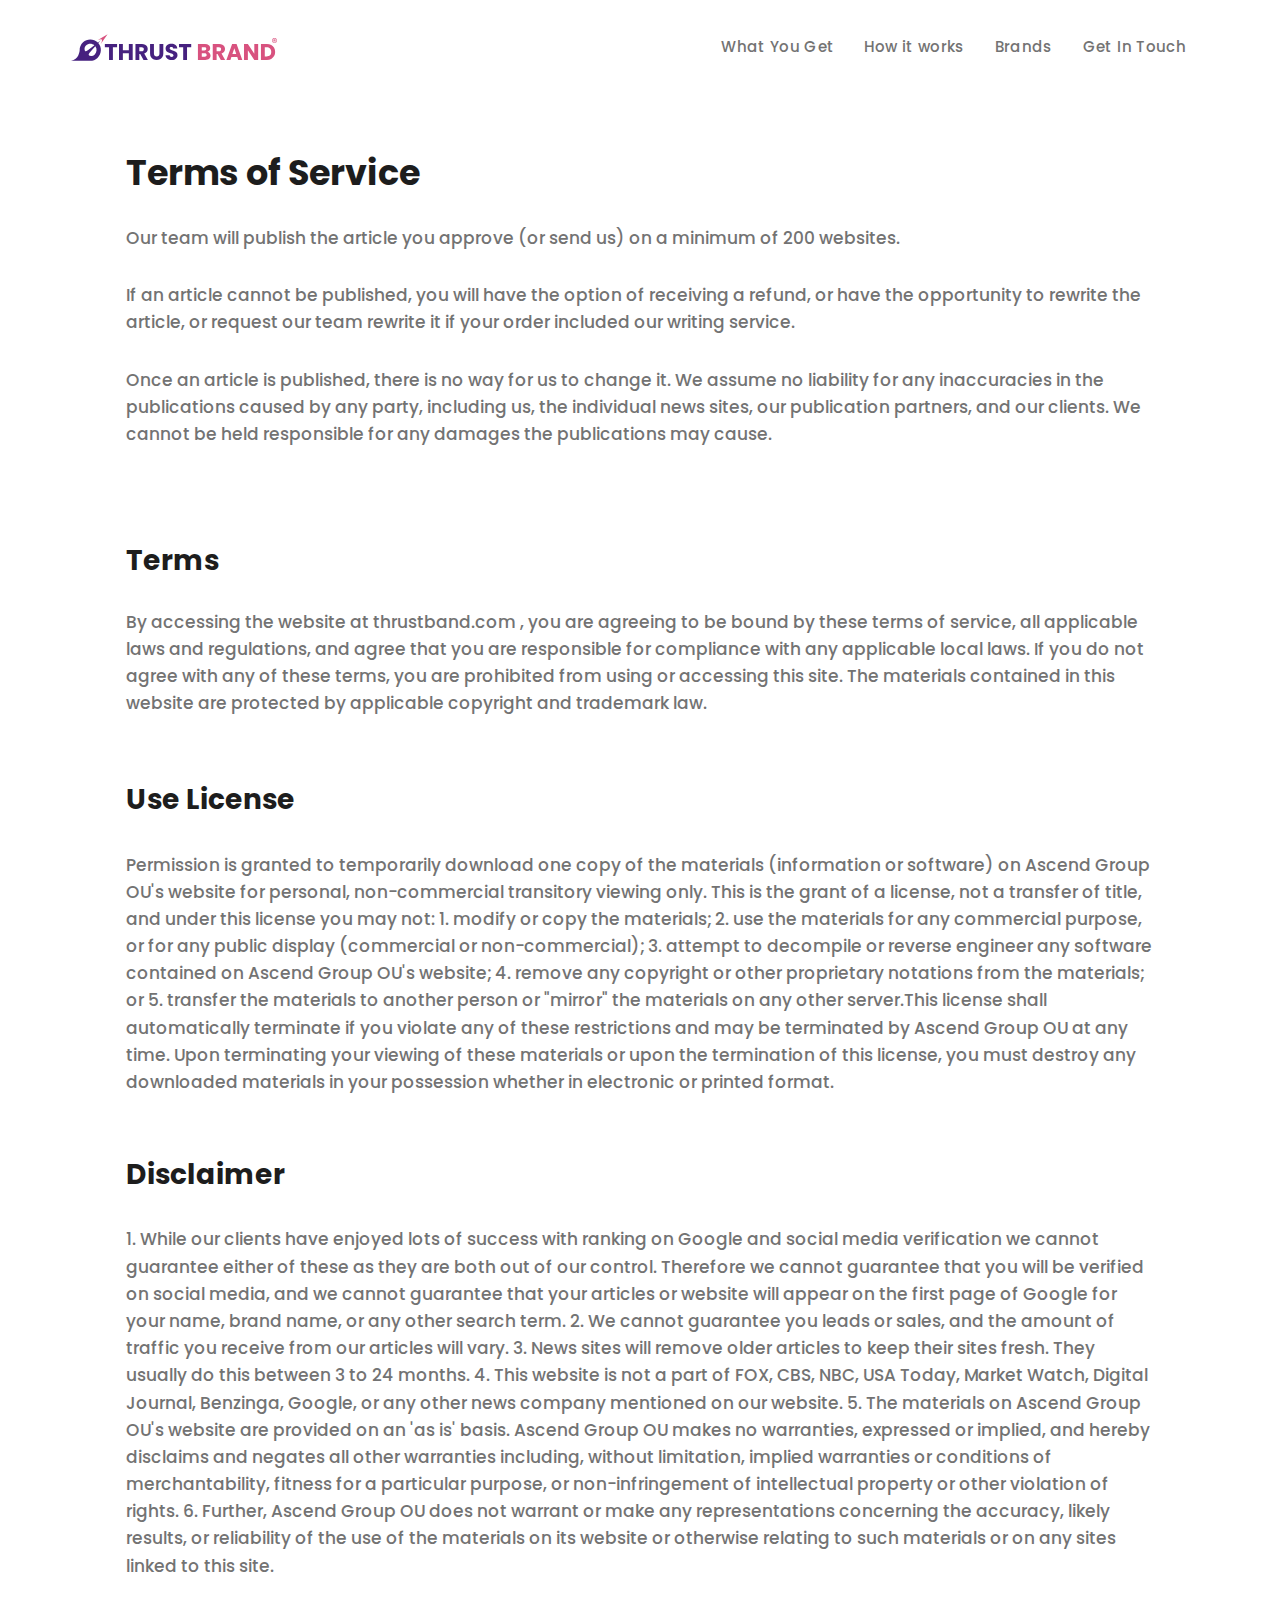
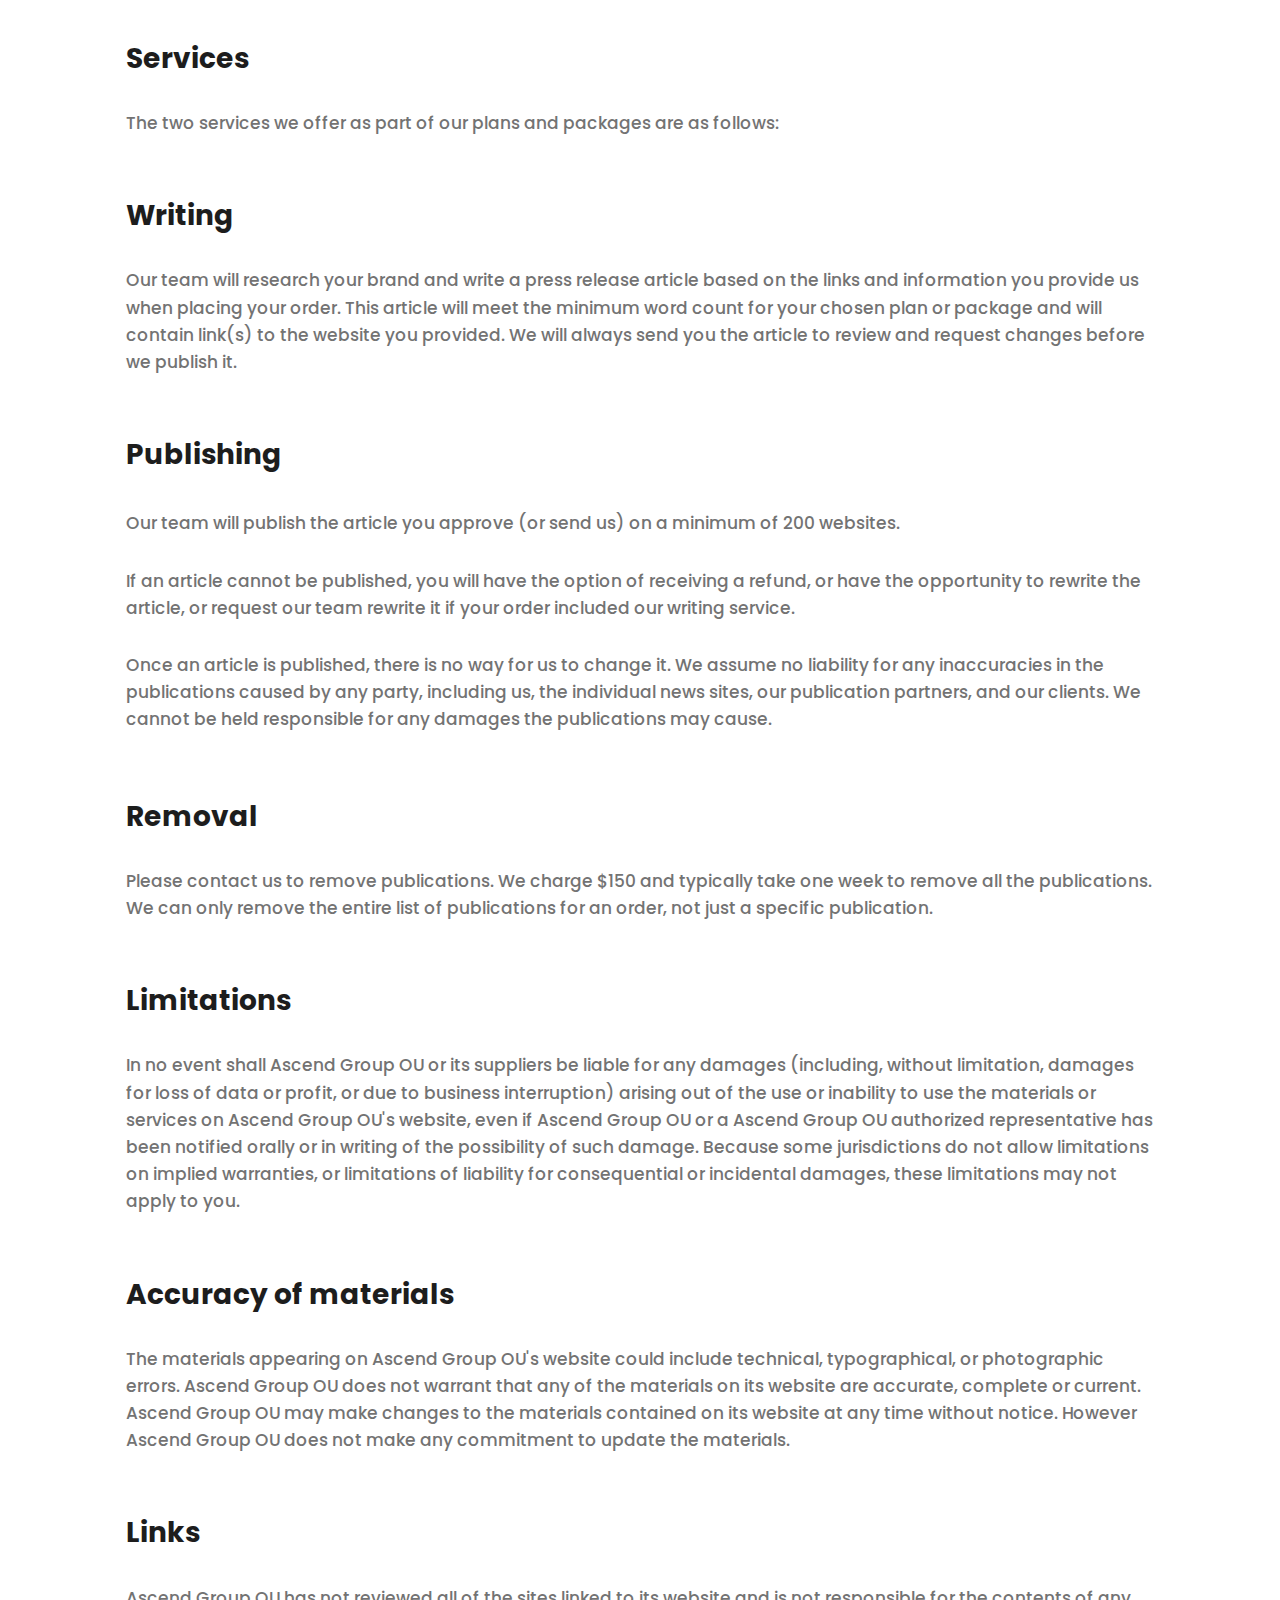
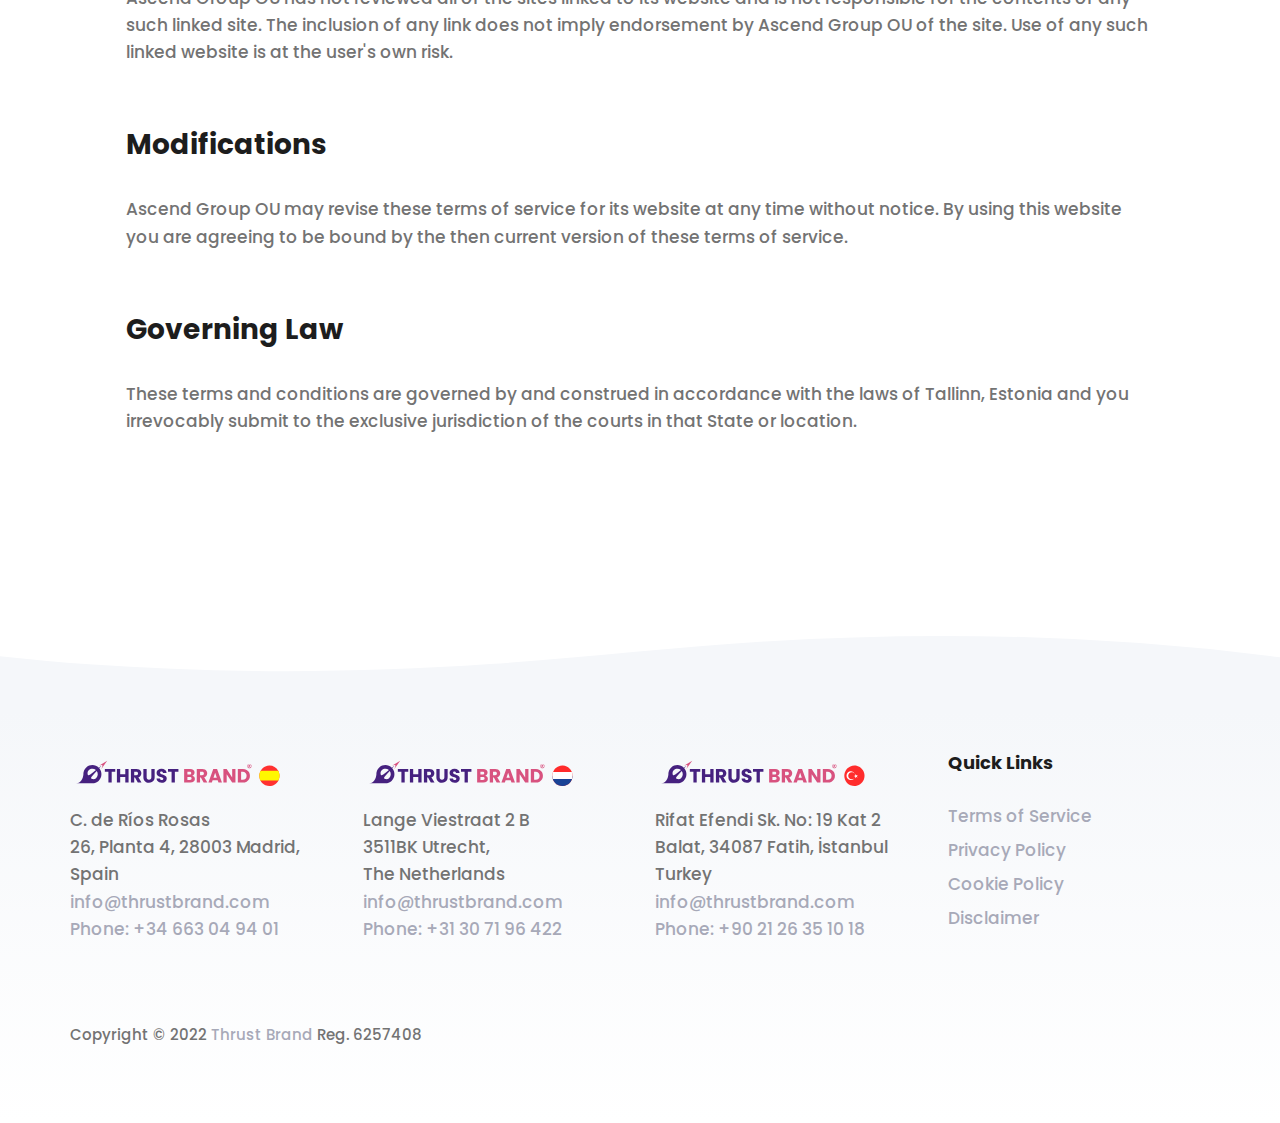
<file: tos.html>
<!DOCTYPE html>
<html lang="en">
<head>

<style>
html {
  scroll-behavior: smooth;
}
</style>  
<link rel="preload" as="style" onload="this.rel = 'stylesheet'" href='https://fonts.googleapis.com/css?family=Poppins:400,500,600,700&amp;display=swap'>
<noscript>
    <link
      rel="stylesheet"
      href='https://fonts.googleapis.com/css?family=Poppins:400,500,600,700&amp;display=swap'>
  </noscript>
<link rel="stylesheet" href="assets/css/vendors_theme_mobile.css" />
<link rel="stylesheet" href="assets/css/home2b9a2.css?t=534398450" />
<link rel="stylesheet" href='ajax/libs/font-awesome/5.15.2/css/all.min.css'>
<noscript>
    <link
      rel="stylesheet"
      href='/ajax/libs/font-awesome/5.15.2/css/all.min.css'
      integrity="sha512-HK5fgLBL+xu6dm/Ii3z4xhlSUyZgTT9tuc/hSrtw6uzJOvgRr2a9jyxxT1ely+B+xFAmJKVSTbpM/CuL7qxO8w==" 
      crossorigin="anonymous" >
  </noscript>

<script async src="theme/ave/assets/vendors/modernizr.min.js"></script>
<script async src="assets/js/brandpush-cookies71de.js?v=34"></script>
<script async src="assets/vendors/instant-page/instant-page-5-1-0.min.js" type="module"></script>

</head>
<body data-mobile-nav-trigger-alignment="right" data-mobile-nav-align="left" data-mobile-nav-style="minimal" data-mobile-nav-shceme="gray" data-mobile-header-scheme="gray" data-mobile-nav-breakpoint="1199">
<main id="content" class="content" style="background-image: none !important;">
    
<div id="wrap">
  <header class="main-header main-header-overlay">
    <div class="mainbar-wrap">
      <div class="megamenu-hover-bg"></div>

      <div class="container mainbar-container pl-0 pr-0 ">
        <div class="mainbar">
          <div class="row mainbar-row align-items-lg-stretch px-4">
            <div class="col pl-0">
              <div class="navbar-header">
                <a class="navbar-brand" href="https://thrustbrand.com/" rel="home">
                  <span class="navbar-brand-inner">
                    <img class="logo-dark"
                      src="assets/image/ThrustBrand-Logo-340x54-2.svg"
                      alt="Thrust Brand - Press Release Distribution" width="250px" height="39px">
                    <img class="logo-sticky"
                      src="assets/image/ThrustBrand-Logo-340x54-2.svg"
                      alt="Thrust Brand - Get published on major premium brands" width="250px" height="39px">
                    <img class="mobile-logo-default"
                      src="assets/image/ThrustBrand-Logo-340x54-2.svg"
                      alt="Thrust Brand - Publish a press release" width="250px" height="39px">
                    <img class="logo-default"
                      src="assets/image/ThrustBrand-Logo-340x54-2.svg"
                      alt="Thrust Brand - Get featured on major premium brands" width="250px" height="39px">
                  </span>
                </a>
                <button type="button" class="navbar-toggle collapsed nav-trigger style-mobile" data-toggle="collapse"
                  data-target="#main-header-collapse" aria-expanded="false"
                  data-changeclassnames="{ &quot;html&quot;: &quot;mobile-nav-activated overflow-hidden&quot; }">
                  <span class="sr-only">Toggle navigation</span>
                  <span class="bars">
                    <span class="bar"></span>
                    <span class="bar"></span>
                    <span class="bar"></span>
                  </span>
                </button>
              </div>

            </div>

            <div class="col text-right">
              <div class="collapse navbar-collapse" id="main-header-collapse" aria-expanded="false" role="tablist">
                <ul class="main-nav main-nav-hover-underline-1 nav align-items-lg-stretch justify-content-lg-end">
                  <li>
                    <a href="https://thrustbrand.com/#benefits" data-localscroll="true">
                      <span class="link-icon"></span>
                      <span class="link-txt">
                        <span class="link-ext"></span>
                        <span class="txt font-size-15">What You Get</span>
                      </span>
                    </a>
                  </li>
                  <li>
                    <a href="https://thrustbrand.com/#how-it-works" data-localscroll="true">
                      <span class="link-icon"></span>
                      <span class="link-txt">
                        <span class="link-ext"></span>
                        <span class="txt font-size-15">How it works</span>
                      </span>
                    </a>
                  </li>
                  <li>
                    <a href="https://thrustbrand.com/#news_sites" data-localscroll="true">
                      <span class="link-icon"></span>
                      <span class="link-txt">
                        <span class="link-ext"></span>
                        <span class="txt font-size-15">Brands</span>
                      </span>
                    </a>
                  </li>

                  <li>
                    <a href="https://thrustbrand.com/#contact-us" data-localscroll="true">
                      <span class="link-icon"></span>
                      <span class="link-txt">
                        <span class="link-ext"></span>
                        <span class="txt font-size-15">Get In Touch</span>
                      </span>
                    </a>
                  </li>
                </ul>

              </div>

            </div>

          </div>

        </div>

      </div>

    </div>

  </header>
<section class="vc_row pt-0 pb-9 mb-4" id="contact-us">
        <div class="container">
          <!-- here -->
          
          
          <div class="px-2 py-5" style="margin-top:100px;">
        <h1 class="px-5">Terms of Service</h1>
        <div class="px-5 py-3">
            <p class="py-1">
                Our team will publish the article you approve (or send us) on a minimum of 200 websites.
            </p>
            <p class="py-1">
                If an article cannot be published, you will have the option of receiving a refund, or have the opportunity to rewrite the article, or request our team rewrite it if your order included our writing service.
            </p>
            <p class="py-1">
                Once an article is published, there is no way for us to change it. We assume no liability for any inaccuracies in the publications caused by any party, including us, the individual news sites, our publication partners, and our clients. We cannot be held responsible for any damages the publications may cause.
            </p>
        </div>
        <h3 class="px-5 py-3">Terms</h3>
        <div class="px-5">
            <p class="py-1">
                By accessing the website at thrustband.com , you are agreeing to be bound by these terms of service, all applicable laws and regulations, and agree that you are responsible for compliance with any applicable local laws. If you do not agree with any of these terms, you are prohibited from using or accessing this site. The materials contained in this website are protected by applicable copyright and trademark law.
            </p>
        </div>
        <h3 class="px-5 py-4">Use License</h3>
        <div class="px-5">
            <p class="my-1">
                Permission is granted to temporarily download one copy of the
          materials (information or software) on Ascend Group OU's website
          for personal, non-commercial transitory viewing only. This is the
          grant of a license, not a transfer of title, and under this license you may not: 1. modify or copy the materials; 2. use the materials for any commercial purpose, or for any public display (commercial or non-commercial); 3. attempt to decompile or reverse engineer any software contained on Ascend Group OU's website; 4. remove any copyright or other proprietary notations from the materials; or 5. transfer the materials to another person or "mirror" the materials on any other server.This license shall automatically terminate if you violate any of these restrictions and may be terminated by Ascend Group OU at any time. Upon terminating your viewing of these materials or upon the termination of this license, you must destroy any downloaded materials in your possession whether in electronic or printed format.
            </p>
        </div>
        <h3 class="px-5 py-4">Disclaimer</h3>
        <div class="px-5">
            <p class="my-1">
                1. While our clients have enjoyed lots of success with ranking on
                Google and social media verification we cannot guarantee either of
                these as they are both out of our control. Therefore we cannot
                guarantee that you will be verified on social media, and we cannot
                guarantee that your articles or website will appear on the first page
                of Google for your name, brand name, or any other search term. 2. We
                cannot guarantee you leads or sales, and the amount of traffic you
                receive from our articles will vary. 3. News sites will remove older
                articles to keep their sites fresh. They usually do this between 3 to
                24 months. 4. This website is not a part of FOX, CBS, NBC, USA Today,
                Market Watch, Digital Journal, Benzinga, Google, or any other news
                company mentioned on our website. 5. The materials on Ascend Group
                OU's website are provided on an 'as is' basis. Ascend
                Group OU makes no warranties, expressed or implied, and hereby
                disclaims and negates all other warranties including, without
                limitation, implied warranties or conditions of merchantability,
                fitness for a particular purpose, or non-infringement of intellectual
                property or other violation of rights. 6. Further, Ascend Group OU
                does not warrant or make any representations concerning the accuracy,
                likely results, or reliability of the use of the materials on its
                website or otherwise relating to such materials or on any sites linked
                to this site.
            </p>
        </div>
        <h3 class="px-5 py-4">Services</h3>
        <div class="px-5">
            <p class="my-1">
                The two services we offer as part of our plans and packages are as
                follows:
            </p>
        </div>
        <h3 class="px-5 py-4">Writing</h3>
        <div class="px-5">
            <p class="my-1">
                Our team will research your brand and write a press release article
                based on the links and information you provide us when placing your
                order. This article will meet the minimum word count for your chosen
                plan or package and will contain link(s) to the website you provided.
                We will always send you the article to review and request changes
                before we publish it.
            </p>
        </div>
        <h3 class="px-5 py-4">Publishing</h3>
        <div class="px-5">
            <p class="py-1">
                Our team will publish the article you approve (or send us) on a
                minimum of 200 websites.
            </p>
            <p class="py-1">
                If an article cannot be published, you will have the option of
                receiving a refund, or have the opportunity to rewrite the article, or
                request our team rewrite it if your order included our writing
                service.
            </p>
            <p class="py-1">
                Once an article is published, there is no way for us to change it. We
          assume no liability for any inaccuracies in the publications caused by
          any party, including us, the individual news sites, our publication
          partners, and our clients. We cannot be held responsible for any
          damages the publications may cause.
            </p>
        </div>
        <h3 class="px-5 py-4">Removal</h3>
        <div class="px-5">
            <p class="my-1">
                Please contact us to remove publications. We charge $150 and typically
                take one week to remove all the publications. We can only remove the
                entire list of publications for an order, not just a specific
                publication.
            </p>
        </div>
        <h3 class="px-5 py-4">Limitations</h3>
        <div class="px-5">
            <p class="my-1">
                In no event shall Ascend Group OU or its suppliers be liable for any
                damages (including, without limitation, damages for loss of data or
                profit, or due to business interruption) arising out of the use or
                inability to use the materials or services on Ascend Group OU's
                website, even if Ascend Group OU or a Ascend Group OU authorized
                representative has been notified orally or in writing of the
                possibility of such damage. Because some jurisdictions do not allow
                limitations on implied warranties, or limitations of liability for
                consequential or incidental damages, these limitations may not apply
                to you.
            </p>
        </div>
        <h3 class="px-5 py-4">Accuracy of materials</h3>
        <div class="px-5">
            <p class="my-1">
                The materials appearing on Ascend Group OU's website could
                include technical, typographical, or photographic errors. Ascend Group
                OU does not warrant that any of the materials on its website are
                accurate, complete or current. Ascend Group OU may make changes to the
                materials contained on its website at any time without notice. However
                Ascend Group OU does not make any commitment to update the
                materials.
            </p>
        </div>
        <h3 class="px-5 py-4">Links</h3>
        <div class="px-5">
            <p class="my-1">
                Ascend Group OU has not reviewed all of the sites linked to its
                website and is not responsible for the contents of any such linked
                site. The inclusion of any link does not imply endorsement by Ascend
                Group OU of the site. Use of any such linked website is at the
                user's own risk.      
            </p>
        </div>
        <h3 class="px-5 py-4">Modifications</h3>
        <div class="px-5">
            <p class="my-1">
                Ascend Group OU may revise these terms of service for its website at
                any time without notice. By using this website you are agreeing to be
                bound by the then current version of these terms of service.   
            </p>
        </div>
        <h3 class="px-5 py-4">Governing Law</h3>
        <div class="px-5">
            <p class="my-1">
                These terms and conditions are governed by and construed in accordance
                with the laws of Tallinn, Estonia and you irrevocably submit to the
                exclusive jurisdiction of the courts in that State or location. 
            </p>
        </div>
    </div>
          
          
          
          
         <!-- To here --> 
        </div>
      </section>
<footer class="main-footer pb-40 pt-120">

      <section class="pt-0">
        <div class="custom-shape-divider-top-1621081063">
          <svg data-name="Layer 1" xmlns="http://www.w3.org/2000/svg" viewBox="0 0 1200 120" preserveAspectRatio="none">
            <path
              d="M985.66,92.83C906.67,72,823.78,31,743.84,14.19c-82.26-17.34-168.06-16.33-250.45.39-57.84,11.73-114,31.07-172,41.86A600.21,600.21,0,0,1,0,27.35V120H1200V95.8C1132.19,118.92,1055.71,111.31,985.66,92.83Z"
              class="shape-fill"></path>
          </svg>
        </div>

        <div class="container">
          <div class="row">

            <div class="lqd-column col-md-3 col-sm-12">

              <a href="https://www.thrustbrand.com/">
                <img class="logo-default mt-30 mb-20"
                  src="assets/image/ThrustBrand-Logo-340x54 Spain-02.svg"
                  alt="Thrust Brand">
              </a>
              <!--googleoff: index-->
              <p>
                C. de Ríos Rosas<br>
                26, Planta 4, 28003 Madrid,<br> Spain<br>
                <a href="mailto:info@thrustbrand.com" class="intercom-button">info@thrustbrand.com</a><br> <a href="tel:+34663049401" class="intercom-button">Phone: +34 663 04 94 01</a>
                <br>




              </p>
              <!--googleon: index -->

            </div><!-- /.col-md-3 col-sm-6 -->
            <div class="lqd-column col-md-3 col-sm-12">

              <a href="https://www.thrustbrand.com/">
                <img class="logo-default mt-30 mb-20"
                  src="assets/image/ThrustBrand-Logo-340x54 Netherlands-02.svg"
                  alt="Thrust Brand">
              </a>
              <!--googleoff: index-->
              <p>
                Lange Viestraat 2 B<br>
                3511BK Utrecht,<br>The Netherlands<br>
                <a href="mailto:info@thrustbrand.com" class="intercom-button">info@thrustbrand.com</a><br><a href="tel:+31307196422" class="intercom-button">Phone: +31 30 71 96 422</a>
                <br>




              </p>
              <!--googleon: index -->

            </div><!-- /.col-md-3 col-sm-6 -->

            <div class="lqd-column col-md-3 col-sm-12">

              <a href="https://www.thrustbrand.com/">
                <img class="logo-default mt-30 mb-20"
                  src="assets/image/ThrustBrand-Logo-340x54 Turkey-02.svg"
                  alt="Thrust Brand">
              </a>
              <!--googleoff: index-->
              <p>
                Rifat Efendi Sk. No: 19 Kat 2<br>
                Balat, 34087 Fatih, İstanbul<br>Turkey<br>
                <a href="mailto:info@thrustbrand.com" class="intercom-button">info@thrustbrand.com</a><br> <a href="tel:+902126351018" class="intercom-button">Phone: +90 21 26 35 10 18</a>
                <br>




              </p>
              <!--googleon: index -->

            </div><!-- /.col-md-3 col-sm-6 -->

            


            <div class="lqd-column col-md-2 col-xs-6 mb-3">

              <h3 class="widget-title">Quick Links</h3>
              <ul class="lqd-custom-menu reset-ul  lh-2">
                <li><a href="https://thrustbrand.com/tos.html" data-localscroll="true">Terms of Service</a></li>
                <li><a href="https://thrustbrand.com/privacy-policy.html" data-localscroll="true">Privacy Policy</a>
                </li>
                <li><a href="https://thrustbrand.com/cookie-policy.html" data-localscroll="true">Cookie Policy</a></li>
                <li><a href="https://thrustbrand.com/tos.html" data-localscroll="true">Disclaimer</a></li>
              </ul>

            </div><!-- /.col-md-3 col-sm-6 -->





          </div><!-- /.row -->
        </div><!-- /.container -->

      </section>

      <section class="bt-fade-white-015 pt-35 pb-35 mt-20">
        <div class="container">
          <div class="row">
            <div class="lqd-column col-md-4">
              <span style="font-size: 15px;">Copyright © 2022 <a href="https://thrustbrand">Thrust Brand</a> Reg. 6257408
              </span>

            </div>

          </div>
        </div>
      </section>


    </footer><!-- /.main-footer -->

  </div>
  <!-- /#wrap -->

</body>
</html>
</file>
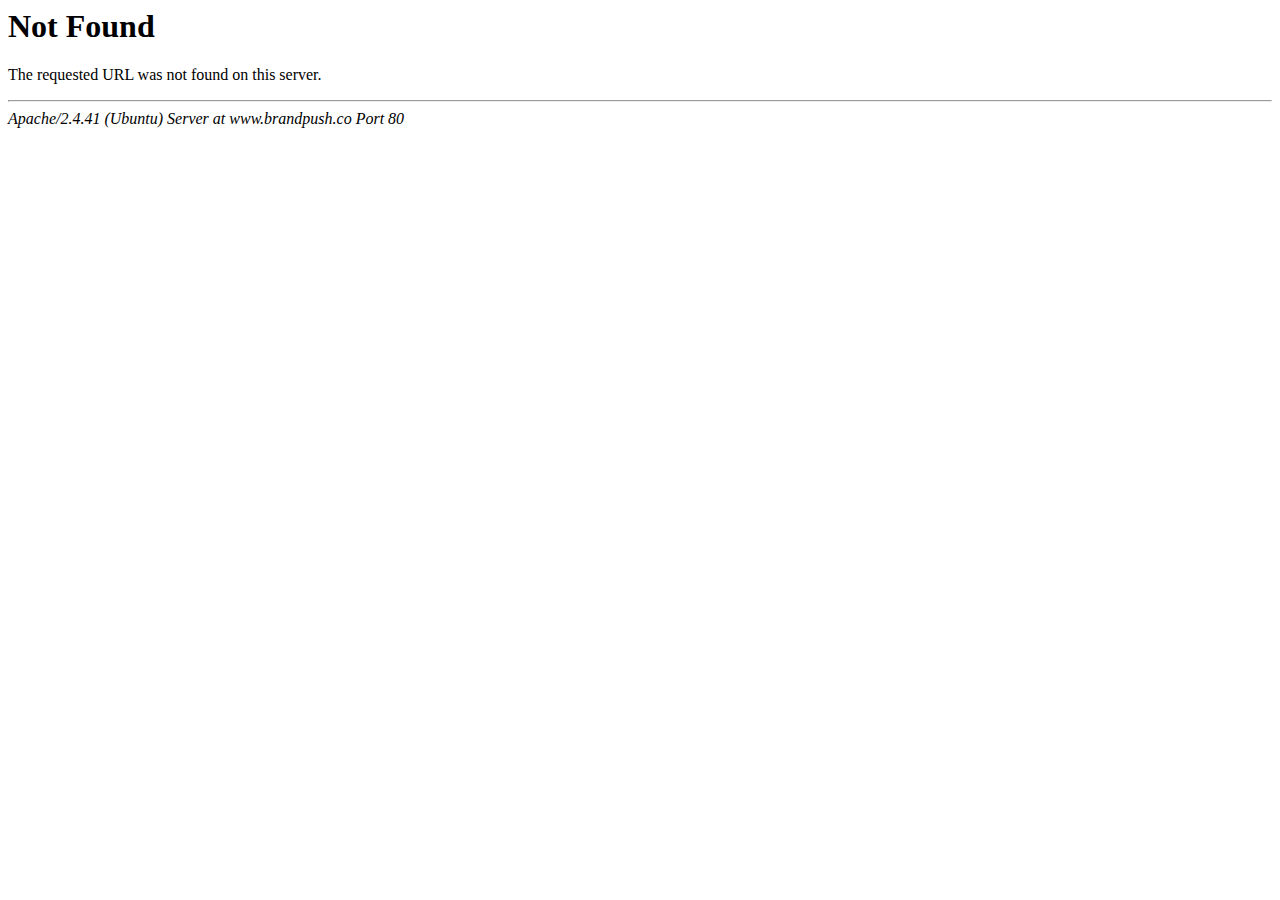
<file: assets/fonts/GlacialIndifference-Bold-2.html>
<!DOCTYPE HTML PUBLIC "-//IETF//DTD HTML 2.0//EN">
<html><head>
<title>404 Not Found</title>
</head><body>
<h1>Not Found</h1>
<p>The requested URL was not found on this server.</p>
<hr>
<address>Apache/2.4.41 (Ubuntu) Server at www.brandpush.co Port 80</address>
</body></html>
</file>
<file: assets/css/home2b9a2.css>
:root {
    --color-link: #8fa6d0;
    --color-link-grey: #a7a9b8;
    --color-link-hover: #6da1ff;
    --blue: #377dff;
    --indigo: #2d1582;
    --purple: #6f42c1;
    --pink: #e83e8c;
    --red: #ed4c78;
    --orange: #fd7e14;
    --yellow: #f5ca99;
    --green: #28a745;
    --teal: #00c9a7;
    --cyan: #09a5be;
    --white: #fff;
    --gray: #8F95A0;
    --gray-dark: #737373;
    --primary: #84B761;
    --secondary: #577CC0;
    --success: #28a745;
    --info: #007bff;
    --warning: #ffc107;
    --danger: #dc3545;
    --light: #F5F7FA;
    --dark: #1D1D1D;
    --light-2: #FBFBFB;
    --tertiary: #3E7FEA;
    --primary-master: #D0021B;
    --breakpoint-xs: 0;
    --breakpoint-sm: 576px;
    --breakpoint-md: 768px;
    --breakpoint-lg: 992px;
    --breakpoint-xl: 1200px;
    --breakpoint-xxl: 1600px;
    --font-family-sans-serif: -apple-system, BlinkMacSystemFont, "Segoe UI", Roboto, "Helvetica Neue", Arial, "Noto Sans", sans-serif, "Apple Color Emoji", "Segoe UI Emoji", "Segoe UI Symbol", "Noto Color Emoji";
    --font-family-monospace: SFMono-Regular, Menlo, Monaco, Consolas, "Liberation Mono", "Courier New", monospace;
}
::selection {
    color: #fff;
    background-color: #fc692d;
}
*.unselectable {
   -moz-user-select: -moz-none;
   -khtml-user-select: none;
   -webkit-user-select: none;

   /*
     Introduced in IE 10.
     See http://ie.microsoft.com/testdrive/HTML5/msUserSelect/
   */
   -ms-user-select: none;
   user-select: none;
}
#hero-section a:not(.btn){ 
  color: var(--color-link-grey);
}
#hero-section a:not(.btn):hover{ 
  color: var(--color-link-hover);
}

h2, .h2 {
    font-size: 50px!important;
}
h1, .h1 {
    font-size: 35px ;
}

.icon-circle{
    background: #c0daf7;
    color: #87aed3;
    width: 100px;
    height: 100px;
    border-radius: 50%;
    text-align: center;
    line-height: 100px;
    vertical-align: middle;
    padding: 30px;
    position: absolute;
    left: -20px;
    top: -20px;
  font-size:40px;
      padding: 2px 0 0 2px;
}
.icon-circle i{
  padding:0;
  margin:0;
}
.how-it-works-heading-num {
    display: -ms-flexbox;
    display: flex;
    width: 40px;
    height: 40px;
    border-radius: 50%;
    background-color: #87a2db;
    color: #fff;
    font-size: 18px;
    -ms-flex-align: center;
    align-items: center;
    -ms-flex-pack: center;
    justify-content: center;
}
.how-it-works-heading-dots {
    font-size: 38px;
    color: #c4d1ed;
    letter-spacing: -2.69px;
    line-height: .5;
    white-space: nowrap;
}

.how-it-works-heading strong {
    font-size: 24px;
}
.how-it-works-heading {
    position: relative;
    margin-bottom: 39px;
    display:flex;
    overflow:hidden;
}
.text-lh-xxs {
    line-height: 1;
    font-size : 38px !important;
}
.text-lh-xs {
    line-height: 1.1;
}
.lead {
    font-size: 1.3rem;
    font-weight: 400;
  line-height: 1.6;
}
.font-size-1-15{
  font-size: 1.15rem;
}
#hero-section{
background-color: #f5f7fa;
    background-image: url(../img/theme/bg-1.svg);
    background-size: cover;
    background-repeat: no-repeat;
    background-position: 50% 50%;
    padding-bottom: 80px !important;

}
#how-it-works, #news_sites, #money-back-guarantee{
  background: rgb(255,255,255);
  background: linear-gradient(180deg, rgba(255,255,255,1) 0%, rgba(245,247,250,1) 80%, rgba(245,247,250,1) 100%);
  position:relative;
}
.main-footer {
  background: rgb(255,255,255);
  background: linear-gradient(180deg, rgba(245,247,250,1) 0%, rgba(245,247,250,1) 20%, rgba(255,255,255,1) 100%);
  position:relative;
}
.main-nav .link-txt .txt{
  color: #737373;
}
body, .lqd-column {
  z-index:0;
  font-family: poppins,sans-serif;
    font-size: 1.0625rem;
    font-weight: 500;
    line-height: 1.6;
    color: #737373;
}

h1, h2, h3, h4, h5, h6, .h1, .h2, .h3, .h4, .h5, .h6 {
    margin-bottom: .5rem;
    font-weight: 700;
    line-height: 1.4;
    color: #1d1d1d;
}
    h2 {
      font-weight:700;
    }

.prepend{
    font-size: 28px;
    line-height: 1.5em !important;
    text-transform: capitalize;
    font-weight: 800;
    color: #737373;
}
.main {
  line-height: 0.8em !important;
  font-size: 55px;
  font-weight: 800;
}
.append{
  font-size: 38px !important;
  position:relative;
  top:-10px;
  font-weight: 800;
}

.font-size-25 {
  font-size:25px !important;
}

.main-nav > li > a {
    color: #a7a9b8;
}
  .main-nav > li > a .link-ext {
    background: #ff798e !important;
  }
.main-nav > li > a:hover {
  color: #ff798e;
}

#hero-blob{
  position: absolute;
  width: 750px;
  left: -145px;
  top: -50px;
}
#hero-blob2{
  position: absolute;
  left: -143px;
  top: -93px;
  width: 600px;
}
.news-list{
  list-style: none;
  margin: 0;
  padding: 0;
}

.news-grid .contents {
  width:100%;
}
.news-grid .contents a {
  text-align: center;
}
.news-grid .contents a img{
    max-height: 35px;
}
.bg-yellow-light {
  background: #f9fdf9;
}
.star-rating{
  color: #e2e242;
}
.blob3 {
  position: absolute;
  width: 500px;
  height: 500px;
  left: -50px;
  top: -37px;
  z-index: -1;
}

.underline-highlight{
  display: inline-block;
  line-height: 0em;
  padding-bottom: .8em;
  padding-top: 0em;
  color: inherit;
}

.bg-zircon-light{
  background: #fafbff;
}

.bg-header-blue {
  background-color: #231b66;
  background-image: url(../../theme/ave/assets/demo/bg/bg-14.jpg);
}

.inline-review-top-center{
  margin-top: -14px;
  width: 100%;
  max-width: 778px;
  text-align: center;
}

.inline-reviews a:last-child {
  margin-right:15px;
}

.cta-buttons {
    display: -ms-flexbox;
    display: flex;
    -ms-flex-pack: center;
    justify-content: center;
}

.custom-shape-divider-bottom-1621016099 {
    position: absolute;
    bottom: 0;
    left: 0;
    width: 100%;
    overflow: hidden;
    line-height: 0;
}

.custom-shape-divider-bottom-1621016099 svg {
    position: relative;
    display: block;
    width: calc(150% + 1.3px);
    height: 150px;
}

.custom-shape-divider-bottom-1621016099 .shape-fill {
    fill: #FFFFFF;
}


.custom-shape-divider-top-1621081063 {
    position: absolute;
    top: 0;
    left: 0;
    width: 100%;
    overflow: hidden;
    line-height: 0;
    transform: rotate(180deg);
}

.custom-shape-divider-top-1621081063 svg {
    position: relative;
    display: block;
    width: calc(150% + 1.3px);
    height: 65px;
}

.custom-shape-divider-top-1621081063 .shape-fill {
    fill: #FFFFFF;
}

.pricing-table-colorful .pricing-table-header, .bg-red{
    background-color: #fae2cc;
    opacity: 1;
}
.pricing-table-colorful.color-blue .pricing-table-header, .bg-blue {
    background-color: #c0daf7;
}
.pricing-table-colorful.color-green .pricing-table-header, .bg-green {
    background-color: #b3e2c5;
}
.pro-pricing-option::before {
    content: "";
    position: absolute;
    top: -49px;
    right: 7rem;
    width: 94px;
    height: 71px;
    background-image: url(../img/most-popular-brandpush-press-release.png);
    z-index: 10;
}
.bg-pink {
    background-color: #f6ccdf;
}
.pricing-table-header small{
    font-weight: 600;
}

.pricing-table-colorful h5 small{
  font-size: 1.1em;
}
.pricing-table {
    border-radius: 8px;
    overflow: hidden;
}
.pricing-emoji{
  width: 42px;
  margin-right: 8px;
  margin-top: -6px;
}
.icon-blue{
  background-color: #c0daf7;
  color: #87aed3;
}
.icon-red{
  background-color: #fae2cc;
  color: #d29b6e;
}
.icon-green{
  background-color: #b3e2c5;
  color: #70a986;
}
.icon-pink{
  background-color: #f6ccdf;
  color: #d482a7;
}

.review-box{
  border-radius: 8px;
  box-shadow: 0 25px 30px rgb(0 0 0 / 7%);
  font-size:15px;
  padding:2.5rem 1.5rem 1.5rem 1.5rem;

  color: #737373 !important; /* blue colors for links too */
  text-decoration: none; /* no underline */
  position:relative;

}
.review-box img{
  width: 50px;
  height: 50px;
  border-radius: 50%;
  position: absolute;
  left: 24px;
  bottom: 27px;
}
.review-box span span{
    margin: 25px 0 15px 65px;
    display: block;
}
.review-box:before {
      display: block;
      width: 103px;
      height: 40px;
      content: "";
      background: url(../img/trustpilot_logo_sm.jpg) no-repeat 0 0;
      background-size: 100%;
    }

#reviews .carousel-item{
  margin-bottom: 45px;
}
.accordion-expander{
  right: 13px;
}

.accordion-expander .fa-caret-down {
  color: #87a9c8;
}

.pricing-table-colorful.color-blue .featured-tag, .pricing-table-colorful.color-green h5 small{
  color: #3da961;
}
.pricing-table-colorful.color-blue .featured-tag, .pricing-table-colorful.color-blue h5 small{
  color: #3c97e7;
}
.pricing-table-colorful h5 small{
  color: #f2824a;
}
#news_sites .iconbox {
  min-height: 182px;
}
#money-back-guarantee img{
  max-width:450px;
}

    #news-carousel .carousel-items:not(.flickity-enabled) {
      overflow-x: hidden !important;  
    }

    .logo-default, .logo-dark, .logo-sticky, .mobile-logo-default {
      width:220px;
    }
    
    .heading-news-logo{
      height:30px;
      margin-right:0.90em;
      opacity:0.45;
      /* filter: grayscale(100%);*/
    }
    .heading-news-logo:hover {
      opacity:1;
    }
    
    .screenshot-arrow {
      position: absolute;
      left: -48px;
      bottom: -52px;
    }
    
    .shadowed{
      box-shadow: 0 18px 50px rgb(0 0 0 / 7%);
      -webkit-transition: box-shadow 0.3s;
    }
    
    .testimonial-footer-right{
      position:absolute;
      right:35px;
    }
    
    .testimonial-footer-right img{
      height:20px;
    }
    
    .testimonial-footer-right p{
      font-size:11px;
      color: #a7a9b8;
    }
    
    .flickity-slider .fancy-box-tour{
      margin-bottom:0px;
    }

    .browser-bar:before{
      content: '';
      display: inline-block;
      width: 100%;
      padding-top: 5.25%;
      z-index: 1;
      background-size: cover;
      background-repeat: no-repeat;
      background-image: url(../../theme/ave/assets/img/misc/browser-bar.jpg);
      background-position: center top;
      border-top-left-radius: 10px;
      border-top-right-radius: 10px;
    }
    .flickity-viewport{
      top:-7px;
    }
    
    .carousel-logos .flickity-slider{
      display: flex;
      align-items: center;
    }
    
    
    
    .fancy-box-offer-header h3 {
      text-transform: none !important;
    }
    
    .fancy-title h6 {
      color: var(--color-font);
    }

    .fancy-box-compare .fancy-box-offer{ 
      padding-bottom: 0px !important;
      margin-bottom:20px !important;
    }

    .fancy-box-compare .fancy-box-offer .fancy-box-cell:last-child {
      align-items: flex-start !important;
    }

    .fancy-box-offer small.iconbox-tag {
      display: inline-block;
      margin-left: 5px;
    }

    @media screen and (min-width: 992px) {
      .fancy-box-compare .fancy-box-offer .fancy-box-cell:first-child {
            -webkit-box-flex: 1 !important;
            flex-grow: 1 !important;
        }
    }
    @media screen and (max-width: 991px) {
      .fancy-box-compare .fancy-box-offer .fancy-box-cell {
          margin-bottom: 0.5em !important;
      }
    }

    
    
    .pricing-table-colorful {
      margin-left: 0px;
      margin-right: 0px;
    }
    
    .pricing-table-body img{
      height:100%;
      max-height:15px;
      margin-right:6px;
    }

    .pricing-table-body img.google-news{
          max-height: 20px;
        margin-top: -6px;
        margin-left: 4px;
    }

    .pricing-table {
      transition: transform 0.2s;  
    }
    
    .pricing-table:hover{
      transform: scale(1.02);
    }
    
    .pricing-table-colorful .pricing-table-body {
        padding: 10px 0;
    }
    
    .fancy-box-offer {
        border-bottom: 0px;
    }
    
    #ld-tab-pane-featured .iconbox .contents a img {
      max-height: 68px;
    }
    
    .iconbox .avatar img {
      max-width: 50px;
      border-radius: 50%;
    }
    
    .inline-circle img {
      width: 40px;
      border-radius: 50%;
      z-index: 10;
      border: 3px #fff solid;
      margin-right: -15px;
      margin-top:-5px;
      filter: grayscale(100%);
      background:#fff;
    }
    
    .inline-circle:hover img {
      z-index:15;
      margin-top:-15px;
      margin-bottom:-10px;
      margin-left:-5px;
      width:50px;
      position:relative;
      filter: grayscale(0%);
    }
    
    .inline-circle {
      padding-top:00px;
      color:#808291;
    }
    
    .inline-circle:has(.inline-circle:hover) {
      top:-10px;
    }
    
    .main-footer a:not(.btn) {
        color: #a7a9b8;
    }
    .main-footer a:not(.btn):hover {
      color:#181b31;
    }
    .main-footer {
      color: #5b6674;
    }
    
    .header-youtube-button:hover i{
      color:var(--color-gradient-stop);
    }
    .header-youtube-button:hover span{
      color:var(--color-gradient-stop);
    }
    
    .iconbox .contents {
      overflow: visible !important;
    }
    .liquid-counter,.btn-gradient-border {
      z-index: 0;
    }
    
    .liquid-img-group-browser{
      background-image: url(../../theme/ave/assets/img/misc/browser-bar.jpg) !important;
      background-size: contain !important;
    }
    
    
    /* Tooltip container */
    .tooltip {
      position: relative;
    }

    /* Tooltip text */
    .tooltip .tooltiptext {
      visibility: hidden;
      
        
      
      background-color: #fff;
      color: #5b6674;
      text-align:left;
      padding: 5px 0;
      border-radius: 6px;

      /* Position the tooltip text - see examples below! */
      position: absolute;
      z-index: 9999;
      
      width: 400px;
      bottom: 38px;
      left: 50%;
      margin-left: -198px; /* Use half of the width (120/2 = 60), to center the tooltip */
      padding:25px;
      box-shadow: 0 8px 20px rgb(0 0 0 / 15%);
    }
    
    .tooltip .tooltiptext span{
      color:#000;
      display:block;
      margin-top:10px;
    }
    
    .tooltip .tooltiptext:before {
      display: block;
      width: 103px;
      height: 40px;
      content: "";
      background: url(../img/trustpilot_logo_sm.jpg) no-repeat 0 0;
      background-size: 100%;
    }
    
    
    .tooltip .tooltiptext span:after {
        display: inline-block;
        width: 103px;
        height: 19px;
        float: right;
        margin-top: -3px;
        font-family: "Font Awesome 5 Free"; 
        content: "\f005 \f005 \f005 \f005 \f005";
        font-weight: 900;
        color: #00b67A;
        fill: #00b67A;
        background:unset;
        background-size: 100%;
    }
    
    .tooltip .tooltiptext::after {
        content: " ";
        position: absolute;
        top: 100%; /* At the bottom of the tooltip */
        left: 50%;
        margin-left: -5px;
        border-width: 5px;
        border-style: solid;
        border-color: #fff transparent transparent transparent;
      }

    /* Show the tooltip text when you mouse over the tooltip container */
    .tooltip:hover .tooltiptext {
      visibility: visible;
    }
    
    .ld-gradient-heading {
    background: -webkit-linear-gradient(
300deg
, rgb(250,163,97) 0.3184713375796178%, rgb(255, 135, 51) 1.910828025477707%, rgb(144, 69, 255) 99.36305732484075%);
    background: linear-gradient(
300deg
, rgb(250,163,97) 0.3184713375796178%, rgb(255, 135, 51) 1.910828025477707%, rgb(144, 69, 255) 99.36305732484075%);
} 
    .ld-gradient-heading {
    -webkit-background-clip: text!important;
    background-clip: text!important;
    -webkit-text-fill-color: transparent!important;
    text-fill-color: transparent!important;
}
    .wrap{
      overflow:hidden;
    }

    .pointer{
      cursor: pointer;
    }


#exit-popup {
  width:600px;
  margin-left: auto;
  margin-right: auto;
  position: relative;
}
.hero-video-container {
  width:424px;
  height:524px;
  border-radius:10px;
  box-shadow:0 25px 70px rgb(0 0 0 / 7%);  
  overflow:hidden;
}
.hero-video{
  border-radius:10px;
  background: #fff;
}
.screenshot-arrow a:hover + svg path {
   stroke:#ff798e;
}
.screenshot-arrow a:hover {
  color:#ff798e;
}

.video-review {
  display:none;
  height:100%;
  max-height: calc(100vh - 70px);
  width: auto;
  margin-left:auto;
  margin-right:auto;
}
.bottom-0{
  bottom: 0% !important;
  top: inherit !important;
}
.bottom-05{
  bottom: 5% !important;
  top: inherit !important;
}


/* INTERCOM FACADE */
.intercom-faceade{
  position: fixed;
  right: 20px;
  bottom: 20px;
  width: 60px;
  height: 60px;
  padding:0;
  border: 0;
  background-color: #0287ed;
  border-radius: 50%;
  cursor: pointer;
  z-index: 99999;
}
.intercom-faceade div {
  margin: 15px;
  color: #fff;
}

.PopIn {
  position: fixed;
  -webkit-animation: popin 0.5s;
  animation: popin 0.5s;
  -webkit-transform: scale(0,0); 
  transform: scale(0,0);
  -webkit-animation-fill-mode: forwards;
  animation-fill-mode: forwards; 
}
@-webkit-keyframes popin {
    100% {
        -webkit-transform: scale(1,1); 
    }
}
@keyframes popin {
    100% {
        transform: scale(1,1); 
    }
}



/*PILLS*/
.pill-container {

	display: flex;
	align-items: center;
	justify-content: center;
}
.pill-tabs {
	display: flex;
	position: relative;
	background-color: #fff;
	box-shadow: 0 0 1px 0 rgba(#185ee0, 0.15), 0 6px 12px 0 rgba(#185ee0, 0.15);
	padding: 0.75rem;
	border-radius: 99px; 
	* {
		z-index: 2;
	}
}

.pill-container input[type="radio"] {
	display: none;
}
    
.pill-container label {
  margin-bottom: 0px;
}

.pill-tab {
	display: flex;
	align-items: center;
	justify-content: center;
	height: 54px;
	width: 200px;
	font-size: 1.25rem;
	font-weight: 500;
	border-radius: 99px;
	cursor: pointer;
	transition: color 0.15s ease-in;
  z-index:3;
}

.pill-notification {
	display: flex;
	align-items: center;
	justify-content: center;
	width: 2rem;
	height: 2rem;
	margin-left: 0.75rem;
	border-radius: 50%;
	background-color: var(--secondary);
	transition: 0.15s ease-in;
}

.pill-container input[type="radio"]:checked + label{
  color: var(--color-link-hover);
}
    
.pill-container input[type="radio"]:checked > .pill-notification{
  background-color: var(--primary);
  color: #fff;
}
    
.pill-container input[id="radio-1"]:checked ~ .pill-glider {
			transform: translateX(0);
}

.pill-container input[id="radio-2"]:checked ~ .pill-glider {
			transform: translateX(100%);
}

.pill-glider {
	position: absolute;
	display: flex;
	height: 54px;
	width: 200px;
	background-color: #f5f7fa; /*#e6eef9;*/
	z-index: 1;
	border-radius: 99px; 
	transition: 0.25s ease-out;
}

@media (max-width: 700px) {
	.pill-tabs {
		transform: scale(0.6);
	}
}


@media screen and (min-width: 1200px){
  .liquid-img-group-browser {
    /*
      margin-left: 0px !important;
    */
  }
}
@media screen and (min-width: 992px){
  .stretch-to-right {
    margin-right: -23vw !important;
  }

}
@media screen and (max-width: 991px){
  .screenshot-arrow {
    display:none;
  }
  #hero-section {
    padding-top:30px !important;
    padding-bottom:0px !important;
  }
  .how-it-works-heading{
    margin-bottom: 20px;
  }
  h1{
    font-size:44px !important;
}
}
@media screen and (max-width: 768px){
  .flickity-page-dots {
    top: 9px;
    bottom: unset;
  }
  #header-carousel {
    margin-bottom: -35%;
  }
  .btn-xs-block {
    width: 100%;
    white-space: normal;
    margin-left: 0 !important;
    top: 0 !important;
    margin-bottom:5px;
  }
  .btn-xs-block > span {
    width: 100%;
    -webkit-box-pack: center;
    justify-content: center;
  }
  .container {
    /*margin-bottom: 150px;*/
  }
  .pro-pricing-option::before{
    background-image: none !important;
  }
  .hide-on-mobile, .d-flex.hide-on-mobile {
    display:none !important;
  }
}
@media screen and (max-width: 475px){
  .main {
    font-size: 10.8vw ;
  } 
  .append{
     font-size:30px !important;
  }
  .btn-mobile-block{
    width:100%;
    margin-bottom: 15px;
    margin-left: 0 !important;
  }
  .btn-mobile-block .btn-txt{
    text-align: center;
  }
  .btn-mobile-block span{
    width: 100%;
    display: block;
  }
  .text-center-xs{
    text-align:center;
  }
h1{
    font-size:39px !important;
}
}
@media screen and (max-width: 1199px){
  [data-mobile-header-scheme=gray] .main-header .navbar-header {
    background-color: #f5f7fa;
  }
}
@media screen and (max-width: 767px){
  [data-mobile-header-scheme=gray] .main-header .navbar-header {
    background-color: #f0f3f5;
  }
}
@media screen and (max-width: 414px){
  .block-center-414{
    display:block;
    margin-bottom:10px;
    text-align:center;
    width:100%;
    margin-left: 0px !important;
  } 
  .block-center-414 span, .block-center-414 h6{
    margin-left:0 !important;
  }
  
}
</file>
